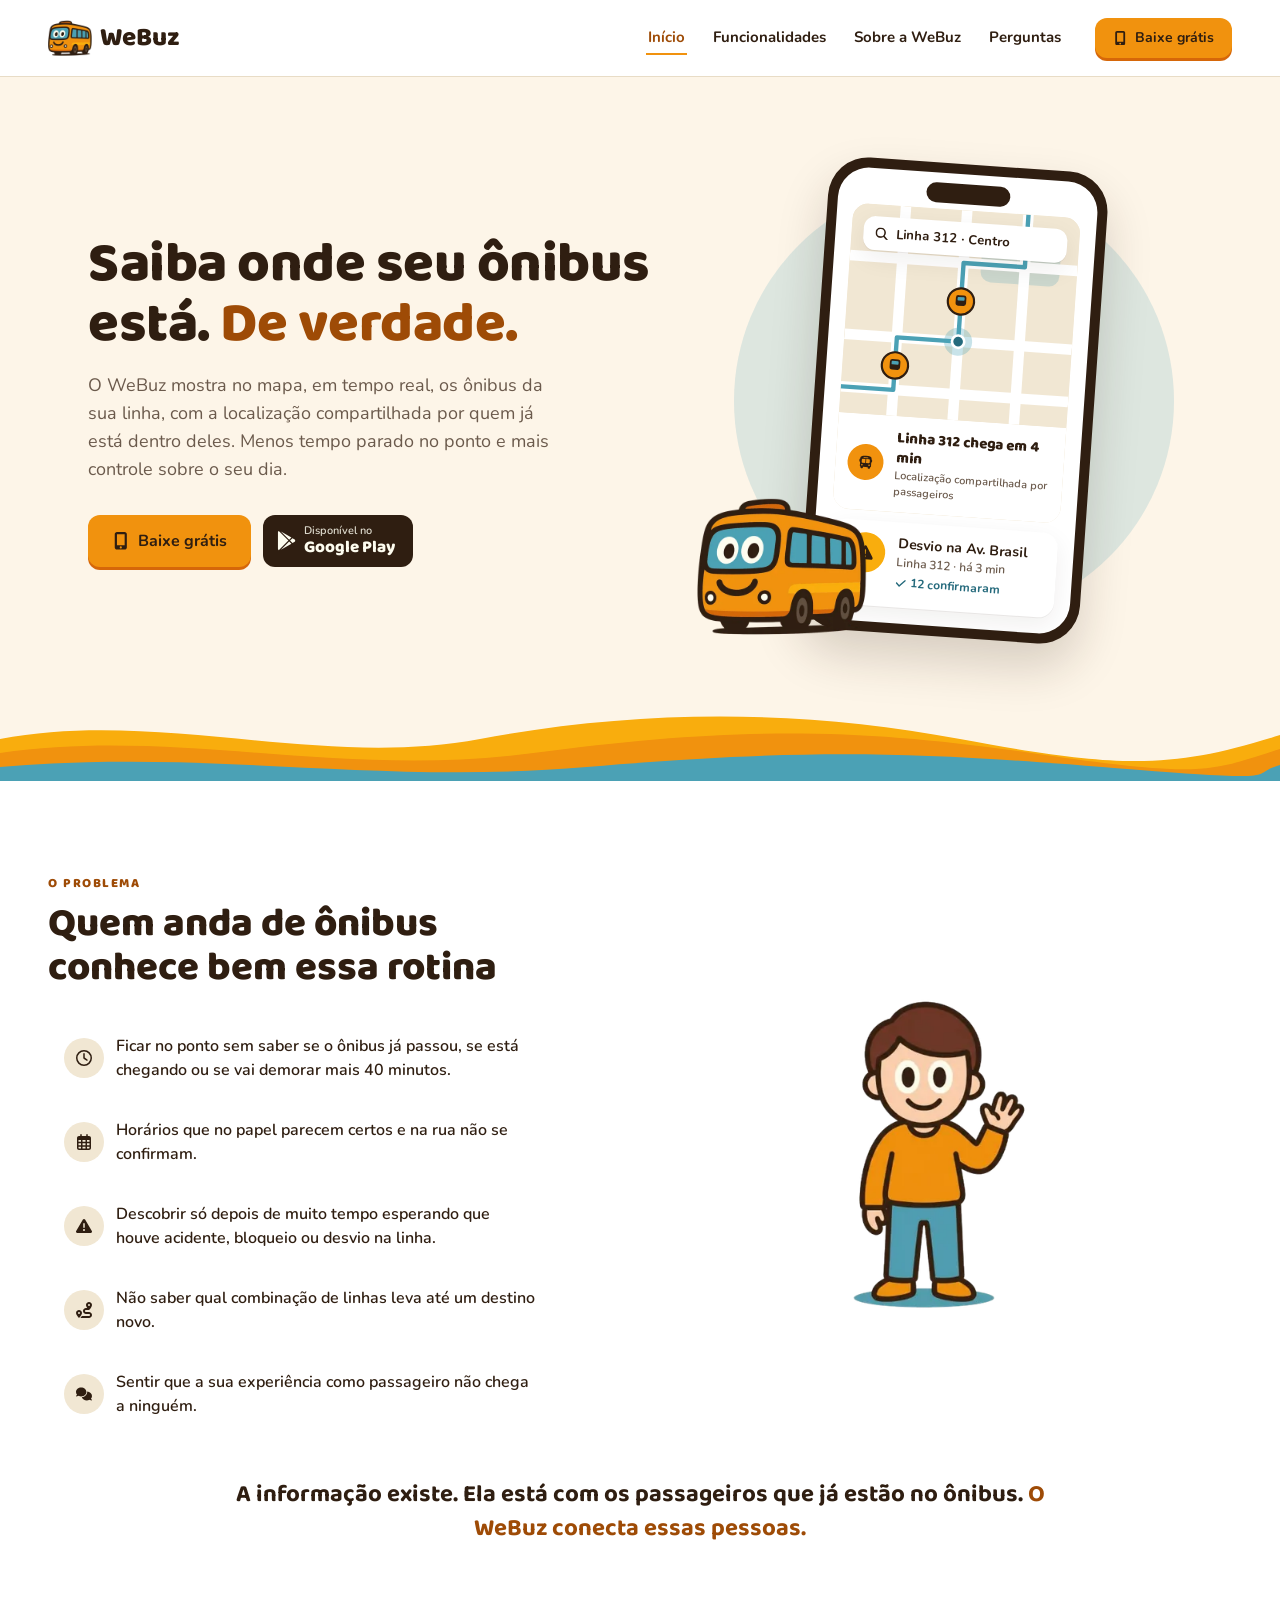
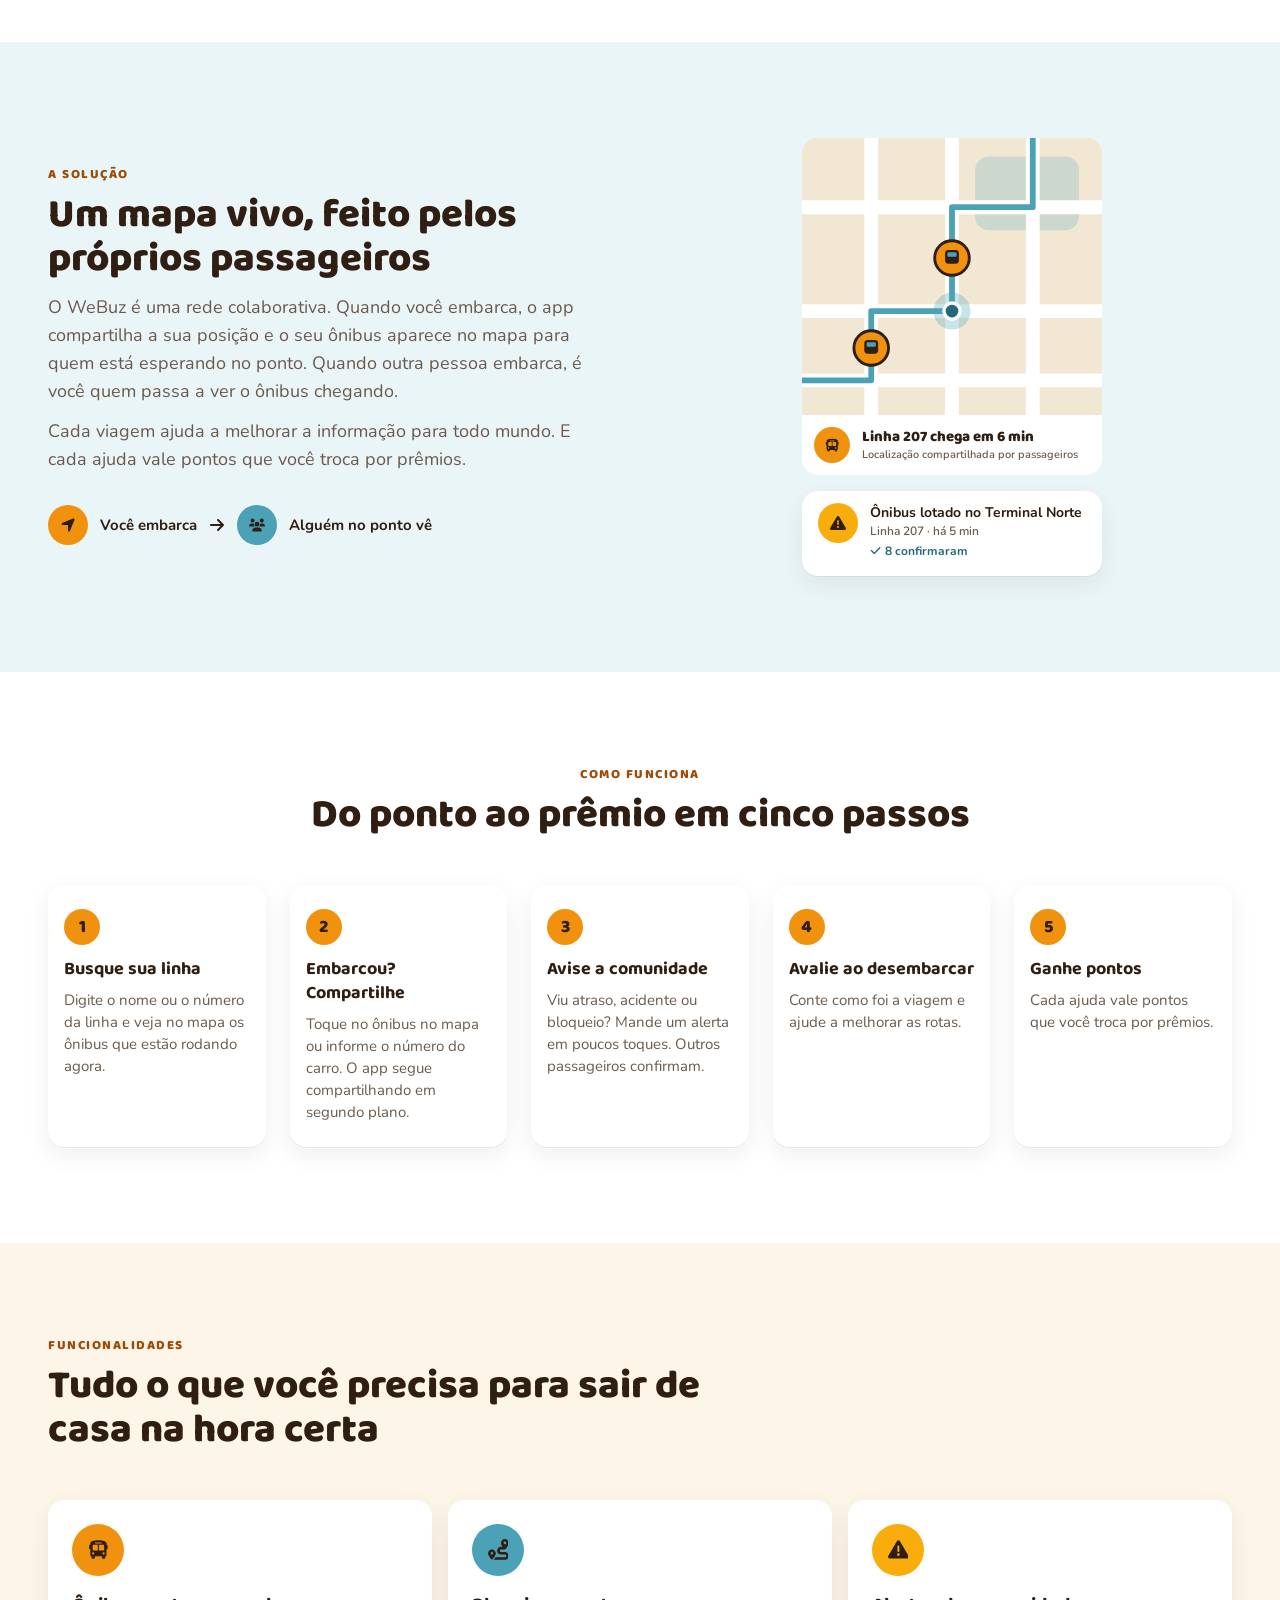
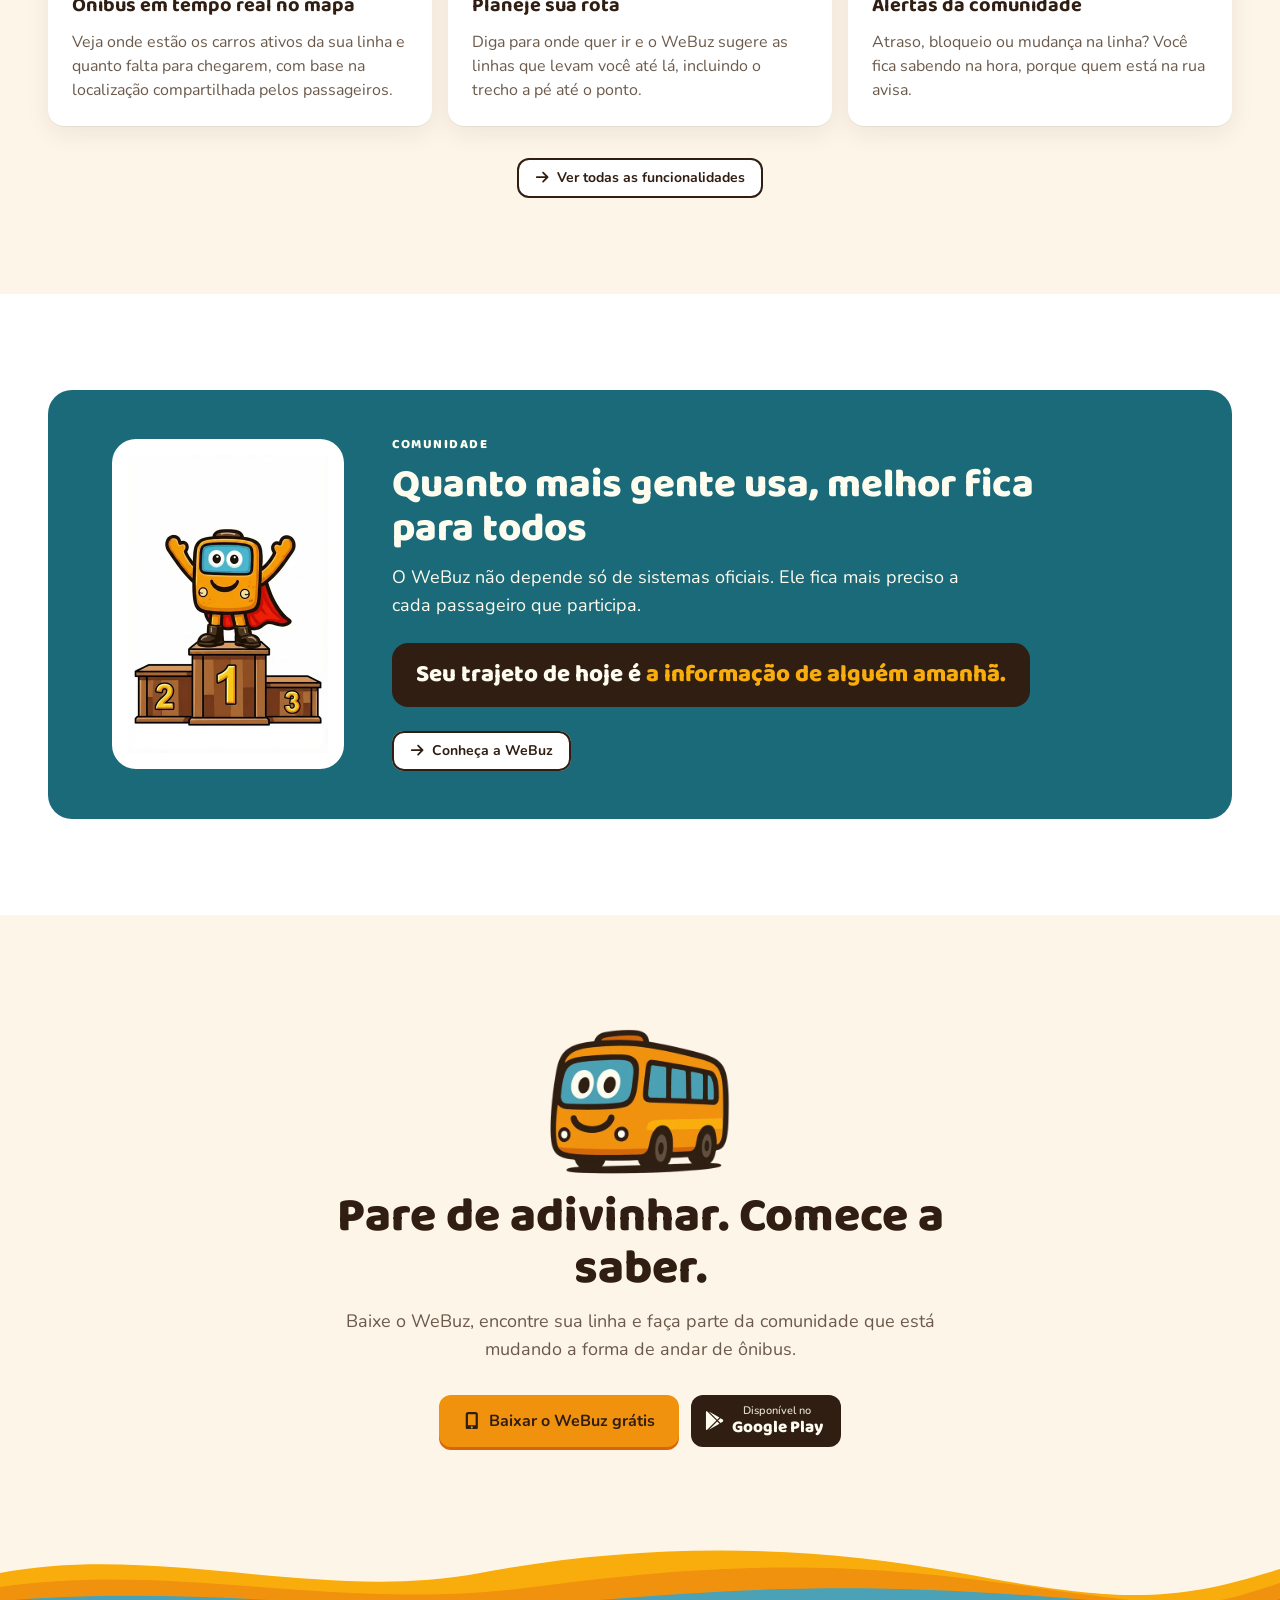
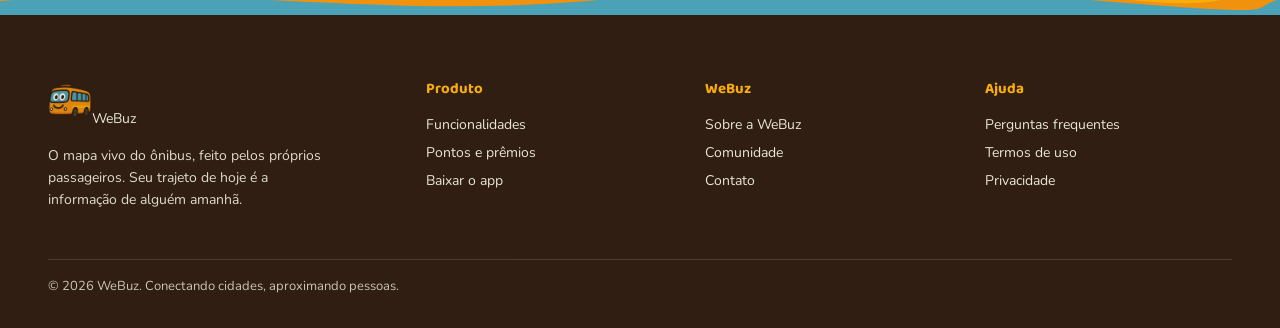
<file: index.html>
<!doctype html>
<html lang="pt-BR">
<!-- Ícones: Font Awesome Free 6.7.2 by @fontawesome — https://fontawesome.com · License: https://fontawesome.com/license/free (Icons: CC BY 4.0) -->
<head>
<meta charset="utf-8">
<meta name="viewport" content="width=device-width, initial-scale=1">
<title>WeBuz — saiba onde seu ônibus está. De verdade.</title>
<meta name="description" content="O WeBuz mostra no mapa, em tempo real, os ônibus da sua linha, com a localização compartilhada por quem já está dentro deles.">
<meta name="theme-color" content="#f1920e">
<meta property="og:title" content="WeBuz — saiba onde seu ônibus está. De verdade.">
<meta property="og:description" content="O WeBuz mostra no mapa, em tempo real, os ônibus da sua linha, com a localização compartilhada por quem já está dentro deles.">
<meta property="og:image" content="https://jhonatasfelipe.github.io/webuz-site/assets/img/og.png">
<link rel="canonical" href="https://jhonatasfelipe.github.io/webuz-site/">
<meta property="og:url" content="https://jhonatasfelipe.github.io/webuz-site/">
<meta property="og:type" content="website">
<meta name="twitter:card" content="summary_large_image">
<link rel="apple-touch-icon" href="apple-touch-icon.png">
<link rel="icon" href="assets/img/favicon.png">
<link rel="preconnect" href="https://fonts.googleapis.com">
<link rel="preconnect" href="https://fonts.gstatic.com" crossorigin>
<link rel="stylesheet" href="https://fonts.googleapis.com/css2?family=Baloo+2:wght@700;800&family=Nunito:wght@400;500;600;700&display=swap">
<link rel="stylesheet" href="assets/css/site.css">
</head>
<body>
<a class="skip" href="#conteudo">Pular para o conteúdo</a>
<header class="wb-header"><a class="wb-brand" href="index.html"><img src="assets/img/webuz-onibus.webp" alt=""/>WeBuz</a><nav class="wb-nav" aria-label="Principal"><a href="index.html" aria-current="page">Início</a><a href="funcionalidades.html">Funcionalidades</a><a href="sobre.html">Sobre a WeBuz</a><a href="perguntas.html">Perguntas</a></nav><button type="button" class="wb-btn wb-btn-primary"><svg width="14.4" height="14.4" viewBox="0 0 384 512" fill="currentColor" aria-hidden="true"><path d="M16 64C16 28.7 44.7 0 80 0L304 0c35.3 0 64 28.7 64 64l0 384c0 35.3-28.7 64-64 64L80 512c-35.3 0-64-28.7-64-64L16 64zM224 448a32 32 0 1 0 -64 0 32 32 0 1 0 64 0zM304 64L80 64l0 320 224 0 0-320z"></path></svg>Baixe grátis</button></header><main id="conteudo"><div class="s-band"><section class="wb-hero"><div class="wb-hero-copy"><h1>Saiba onde seu ônibus está. <em>De verdade.</em></h1><p>O WeBuz mostra no mapa, em tempo real, os ônibus da sua linha, com a localização compartilhada por quem já está dentro deles. Menos tempo parado no ponto e mais controle sobre o seu dia.</p><div class="wb-hero-cta"><button type="button" class="wb-btn wb-btn-primary wb-btn-lg"><svg width="17.6" height="17.6" viewBox="0 0 384 512" fill="currentColor" aria-hidden="true"><path d="M16 64C16 28.7 44.7 0 80 0L304 0c35.3 0 64 28.7 64 64l0 384c0 35.3-28.7 64-64 64L80 512c-35.3 0-64-28.7-64-64L16 64zM224 448a32 32 0 1 0 -64 0 32 32 0 1 0 64 0zM304 64L80 64l0 320 224 0 0-320z"></path></svg>Baixe grátis</button><a class="wb-store" href="#"><svg width="19.200000000000003" height="19.200000000000003" viewBox="0 0 512 512" fill="currentColor" aria-hidden="true"><path d="M325.3 234.3L104.6 13l280.8 161.2-60.1 60.1zM47 0C34 6.8 25.3 19.2 25.3 35.3v441.3c0 16.1 8.7 28.5 21.7 35.3l256.6-256L47 0zm425.2 225.6l-58.9-34.1-65.7 64.5 65.7 64.5 60.1-34.1c18-14.3 18-46.5-1.2-60.8zM104.6 499l280.8-161.2-60.1-60.1L104.6 499z"></path></svg><span><small>Disponível no</small><strong>Google Play</strong></span></a></div></div><div class="wb-hero-art"><span class="wb-hero-disc" aria-hidden="true"></span><div class="wb-phone"><div class="wb-phone-screen"><span class="wb-phone-notch" aria-hidden="true"></span><div class="wb-map"><div class="wb-map-search"><svg width="12.8" height="12.8" viewBox="0 0 512 512" fill="currentColor" aria-hidden="true"><path d="M416 208c0 45.9-14.9 88.3-40 122.7L502.6 457.4c12.5 12.5 12.5 32.8 0 45.3s-32.8 12.5-45.3 0L330.7 376c-34.4 25.2-76.8 40-122.7 40C93.1 416 0 322.9 0 208S93.1 0 208 0S416 93.1 416 208zM208 352a144 144 0 1 0 0-288 144 144 0 1 0 0 288z"></path></svg>Linha 312 · Centro</div><svg viewBox="0 0 260 240" role="img" aria-label="Mapa com os ônibus da linha 312 em tempo real"><rect class="wb-map-land" width="260" height="240"></rect><rect class="wb-map-park" x="150" y="16" width="90" height="64" rx="12"></rect><path class="wb-map-street" d="M0 60H260"></path><path class="wb-map-street" d="M0 150H260"></path><path class="wb-map-street" d="M0 210H260"></path><path class="wb-map-street" d="M60 0V240"></path><path class="wb-map-street" d="M130 0V240"></path><path class="wb-map-street" d="M200 0V240"></path><path class="wb-map-route" d="M-10 210H60V150H130V60H200V-10"></path><g transform="translate(60 182)"><circle class="wb-map-bus" r="15"></circle><rect class="wb-map-glyph" x="-6" y="-7" width="12" height="12" rx="3"></rect><rect class="wb-map-win" x="-4" y="-5" width="8" height="4" rx="1"></rect></g><g transform="translate(130 104)"><circle class="wb-map-bus" r="15"></circle><rect class="wb-map-glyph" x="-6" y="-7" width="12" height="12" rx="3"></rect><rect class="wb-map-win" x="-4" y="-5" width="8" height="4" rx="1"></rect></g><g transform="translate(130 150)"><circle class="wb-map-me-halo" r="16"></circle><circle class="wb-map-me" r="7"></circle></g></svg><div class="wb-map-eta"><span class="wb-ib wb-ib-brand" style="width:36px;height:36px"><svg width="14.4" height="14.4" viewBox="0 0 576 512" fill="currentColor" aria-hidden="true"><path d="M288 0C422.4 0 512 35.2 512 80l0 16 0 32c17.7 0 32 14.3 32 32l0 64c0 17.7-14.3 32-32 32l0 160c0 17.7-14.3 32-32 32l0 32c0 17.7-14.3 32-32 32l-32 0c-17.7 0-32-14.3-32-32l0-32-192 0 0 32c0 17.7-14.3 32-32 32l-32 0c-17.7 0-32-14.3-32-32l0-32c-17.7 0-32-14.3-32-32l0-160c-17.7 0-32-14.3-32-32l0-64c0-17.7 14.3-32 32-32c0 0 0 0 0 0l0-32s0 0 0 0l0-16C64 35.2 153.6 0 288 0zM128 160l0 96c0 17.7 14.3 32 32 32l112 0 0-160-112 0c-17.7 0-32 14.3-32 32zM304 288l112 0c17.7 0 32-14.3 32-32l0-96c0-17.7-14.3-32-32-32l-112 0 0 160zM144 400a32 32 0 1 0 0-64 32 32 0 1 0 0 64zm288 0a32 32 0 1 0 0-64 32 32 0 1 0 0 64zM384 80c0-8.8-7.2-16-16-16L208 64c-8.8 0-16 7.2-16 16s7.2 16 16 16l160 0c8.8 0 16-7.2 16-16z"></path></svg></span><div><strong>Linha 312 chega em 4 min</strong><span>Localização compartilhada por passageiros</span></div></div></div><div style="height:10px"></div><div class="wb-card wb-alert"><span class="wb-ib wb-ib-sun" style="width:40px;height:40px"><svg width="16" height="16" viewBox="0 0 512 512" fill="currentColor" aria-hidden="true"><path d="M256 32c14.2 0 27.3 7.5 34.5 19.8l216 368c7.3 12.4 7.3 27.7 .2 40.1S486.3 480 472 480L40 480c-14.3 0-27.6-7.7-34.7-20.1s-7-27.8 .2-40.1l216-368C228.7 39.5 241.8 32 256 32zm0 128c-13.3 0-24 10.7-24 24l0 112c0 13.3 10.7 24 24 24s24-10.7 24-24l0-112c0-13.3-10.7-24-24-24zm32 224a32 32 0 1 0 -64 0 32 32 0 1 0 64 0z"></path></svg></span><div style="flex:1;min-width:0"><p class="wb-alert-title">Desvio na Av. Brasil</p><p class="wb-alert-meta">Linha 312 · há 3 min</p><span class="wb-alert-ok"><svg width="11.200000000000001" height="11.200000000000001" viewBox="0 0 448 512" fill="currentColor" aria-hidden="true"><path d="M438.6 105.4c12.5 12.5 12.5 32.8 0 45.3l-256 256c-12.5 12.5-32.8 12.5-45.3 0l-128-128c-12.5-12.5-12.5-32.8 0-45.3s32.8-12.5 45.3 0L160 338.7 393.4 105.4c12.5-12.5 32.8-12.5 45.3 0z"></path></svg>12 confirmaram</span></div></div></div></div><img src="assets/img/webuz-onibus.webp" alt="" width="160" class="wb-hero-bus" fetchpriority="high" style="height:auto;display:block"/></div></section></div><svg class="wb-wave s-wave-band" viewBox="0 0 1440 72" preserveAspectRatio="none" aria-hidden="true"><path class="wb-wave-1" d="M0 30 C180 0 360 60 540 30 S900 0 1080 30 S1320 60 1440 26 V72 H0Z"></path><path class="wb-wave-2" d="M0 44 C200 18 380 70 600 44 S960 18 1160 44 S1360 62 1440 40 V72 H0Z"></path><path class="wb-wave-3" d="M0 58 C240 40 420 76 660 58 S1020 42 1240 58 S1400 66 1440 56 V72 H0Z"></path></svg><section class="s-sec" id="problema"><div class="s-in s-split s-split-rev"><div><p class="s-eyebrow">O problema</p><h2 class="s-h2">Quem anda de ônibus conhece bem essa rotina</h2><ul class="s-problems"><li class="wb-problem"><span class="wb-ib wb-ib-soft" style="width:40px;height:40px"><svg width="16" height="16" viewBox="0 0 512 512" fill="currentColor" aria-hidden="true"><path d="M464 256A208 208 0 1 1 48 256a208 208 0 1 1 416 0zM0 256a256 256 0 1 0 512 0A256 256 0 1 0 0 256zM232 120l0 136c0 8 4 15.5 10.7 20l96 64c11 7.4 25.9 4.4 33.3-6.7s4.4-25.9-6.7-33.3L280 243.2 280 120c0-13.3-10.7-24-24-24s-24 10.7-24 24z"></path></svg></span><span>Ficar no ponto sem saber se o ônibus já passou, se está chegando ou se vai demorar mais 40 minutos.</span></li><li class="wb-problem"><span class="wb-ib wb-ib-soft" style="width:40px;height:40px"><svg width="16" height="16" viewBox="0 0 448 512" fill="currentColor" aria-hidden="true"><path d="M152 24c0-13.3-10.7-24-24-24s-24 10.7-24 24l0 40L64 64C28.7 64 0 92.7 0 128l0 16 0 48L0 448c0 35.3 28.7 64 64 64l320 0c35.3 0 64-28.7 64-64l0-256 0-48 0-16c0-35.3-28.7-64-64-64l-40 0 0-40c0-13.3-10.7-24-24-24s-24 10.7-24 24l0 40L152 64l0-40zM48 192l80 0 0 56-80 0 0-56zm0 104l80 0 0 64-80 0 0-64zm128 0l96 0 0 64-96 0 0-64zm144 0l80 0 0 64-80 0 0-64zm80-48l-80 0 0-56 80 0 0 56zm0 160l0 40c0 8.8-7.2 16-16 16l-64 0 0-56 80 0zm-128 0l0 56-96 0 0-56 96 0zm-144 0l0 56-64 0c-8.8 0-16-7.2-16-16l0-40 80 0zM272 248l-96 0 0-56 96 0 0 56z"></path></svg></span><span>Horários que no papel parecem certos e na rua não se confirmam.</span></li><li class="wb-problem"><span class="wb-ib wb-ib-soft" style="width:40px;height:40px"><svg width="16" height="16" viewBox="0 0 512 512" fill="currentColor" aria-hidden="true"><path d="M256 32c14.2 0 27.3 7.5 34.5 19.8l216 368c7.3 12.4 7.3 27.7 .2 40.1S486.3 480 472 480L40 480c-14.3 0-27.6-7.7-34.7-20.1s-7-27.8 .2-40.1l216-368C228.7 39.5 241.8 32 256 32zm0 128c-13.3 0-24 10.7-24 24l0 112c0 13.3 10.7 24 24 24s24-10.7 24-24l0-112c0-13.3-10.7-24-24-24zm32 224a32 32 0 1 0 -64 0 32 32 0 1 0 64 0z"></path></svg></span><span>Descobrir só depois de muito tempo esperando que houve acidente, bloqueio ou desvio na linha.</span></li><li class="wb-problem"><span class="wb-ib wb-ib-soft" style="width:40px;height:40px"><svg width="16" height="16" viewBox="0 0 512 512" fill="currentColor" aria-hidden="true"><path d="M512 96c0 50.2-59.1 125.1-84.6 155c-3.8 4.4-9.4 6.1-14.5 5L320 256c-17.7 0-32 14.3-32 32s14.3 32 32 32l96 0c53 0 96 43 96 96s-43 96-96 96l-276.4 0c8.7-9.9 19.3-22.6 30-36.8c6.3-8.4 12.8-17.6 19-27.2L416 448c17.7 0 32-14.3 32-32s-14.3-32-32-32l-96 0c-53 0-96-43-96-96s43-96 96-96l39.8 0c-21-31.5-39.8-67.7-39.8-96c0-53 43-96 96-96s96 43 96 96zM117.1 489.1c-3.8 4.3-7.2 8.1-10.1 11.3l-1.8 2-.2-.2c-6 4.6-14.6 4-20-1.8C59.8 473 0 402.5 0 352c0-53 43-96 96-96s96 43 96 96c0 30-21.1 67-43.5 97.9c-10.7 14.7-21.7 28-30.8 38.5l-.6 .7zM128 352a32 32 0 1 0 -64 0 32 32 0 1 0 64 0zM416 128a32 32 0 1 0 0-64 32 32 0 1 0 0 64z"></path></svg></span><span>Não saber qual combinação de linhas leva até um destino novo.</span></li><li class="wb-problem"><span class="wb-ib wb-ib-soft" style="width:40px;height:40px"><svg width="16" height="16" viewBox="0 0 640 512" fill="currentColor" aria-hidden="true"><path d="M208 352c114.9 0 208-78.8 208-176S322.9 0 208 0S0 78.8 0 176c0 38.6 14.7 74.3 39.6 103.4c-3.5 9.4-8.7 17.7-14.2 24.7c-4.8 6.2-9.7 11-13.3 14.3c-1.8 1.6-3.3 2.9-4.3 3.7c-.5 .4-.9 .7-1.1 .8l-.2 .2s0 0 0 0s0 0 0 0C1 327.2-1.4 334.4 .8 340.9S9.1 352 16 352c21.8 0 43.8-5.6 62.1-12.5c9.2-3.5 17.8-7.4 25.2-11.4C134.1 343.3 169.8 352 208 352zM448 176c0 112.3-99.1 196.9-216.5 207C255.8 457.4 336.4 512 432 512c38.2 0 73.9-8.7 104.7-23.9c7.5 4 16 7.9 25.2 11.4c18.3 6.9 40.3 12.5 62.1 12.5c6.9 0 13.1-4.5 15.2-11.1c2.1-6.6-.2-13.8-5.8-17.9c0 0 0 0 0 0s0 0 0 0l-.2-.2c-.2-.2-.6-.4-1.1-.8c-1-.8-2.5-2-4.3-3.7c-3.6-3.3-8.5-8.1-13.3-14.3c-5.5-7-10.7-15.4-14.2-24.7c24.9-29 39.6-64.7 39.6-103.4c0-92.8-84.9-168.9-192.6-175.5c.4 5.1 .6 10.3 .6 15.5z"></path></svg></span><span>Sentir que a sua experiência como passageiro não chega a ninguém.</span></li></ul></div><div style="display:grid;place-items:center"><img loading="lazy" decoding="async" src="assets/img/webuz-avatar.webp" alt="" width="320" style="height:auto;display:block"/></div></div><p class="s-bridge">A informação existe. Ela está com os passageiros que já estão no ônibus. <em>O WeBuz conecta essas pessoas.</em></p></section><section class="s-sec s-band-alt" id="solucao"><div class="s-in s-split"><div><p class="s-eyebrow">A solução</p><h2 class="s-h2">Um mapa vivo, feito pelos próprios passageiros</h2><p class="s-lead">O WeBuz é uma rede colaborativa. Quando você embarca, o app compartilha a sua posição e o seu ônibus aparece no mapa para quem está esperando no ponto. Quando outra pessoa embarca, é você quem passa a ver o ônibus chegando.</p><p class="s-lead">Cada viagem ajuda a melhorar a informação para todo mundo. E cada ajuda vale pontos que você troca por prêmios.</p><div class="s-loop"><span class="wb-ib wb-ib-brand" style="width:40px;height:40px"><svg width="16" height="16" viewBox="0 0 448 512" fill="currentColor" aria-hidden="true"><path d="M429.6 92.1c4.9-11.9 2.1-25.6-7-34.7s-22.8-11.9-34.7-7l-352 144c-14.2 5.8-22.2 20.8-19.3 35.8s16.1 25.8 31.4 25.8l176 0 0 176c0 15.3 10.8 28.4 25.8 31.4s30-5.1 35.8-19.3l144-352z"></path></svg></span>Você embarca<svg width="16" height="16" viewBox="0 0 448 512" fill="currentColor" aria-hidden="true"><path d="M438.6 278.6c12.5-12.5 12.5-32.8 0-45.3l-160-160c-12.5-12.5-32.8-12.5-45.3 0s-12.5 32.8 0 45.3L338.8 224 32 224c-17.7 0-32 14.3-32 32s14.3 32 32 32l306.7 0L233.4 393.4c-12.5 12.5-12.5 32.8 0 45.3s32.8 12.5 45.3 0l160-160z"></path></svg><span class="wb-ib wb-ib-teal" style="width:40px;height:40px"><svg width="16" height="16" viewBox="0 0 640 512" fill="currentColor" aria-hidden="true"><path d="M144 0a80 80 0 1 1 0 160A80 80 0 1 1 144 0zM512 0a80 80 0 1 1 0 160A80 80 0 1 1 512 0zM0 298.7C0 239.8 47.8 192 106.7 192l42.7 0c15.9 0 31 3.5 44.6 9.7c-1.3 7.2-1.9 14.7-1.9 22.3c0 38.2 16.8 72.5 43.3 96c-.2 0-.4 0-.7 0L21.3 320C9.6 320 0 310.4 0 298.7zM405.3 320c-.2 0-.4 0-.7 0c26.6-23.5 43.3-57.8 43.3-96c0-7.6-.7-15-1.9-22.3c13.6-6.3 28.7-9.7 44.6-9.7l42.7 0C592.2 192 640 239.8 640 298.7c0 11.8-9.6 21.3-21.3 21.3l-213.3 0zM224 224a96 96 0 1 1 192 0 96 96 0 1 1 -192 0zM128 485.3C128 411.7 187.7 352 261.3 352l117.3 0C452.3 352 512 411.7 512 485.3c0 14.7-11.9 26.7-26.7 26.7l-330.7 0c-14.7 0-26.7-11.9-26.7-26.7z"></path></svg></span>Alguém no ponto vê</div></div><div class="s-solution-art"><div class="wb-map"><svg viewBox="0 0 260 240" role="img" aria-label="Mapa com os ônibus da linha 207 em tempo real"><rect class="wb-map-land" width="260" height="240"></rect><rect class="wb-map-park" x="150" y="16" width="90" height="64" rx="12"></rect><path class="wb-map-street" d="M0 60H260"></path><path class="wb-map-street" d="M0 150H260"></path><path class="wb-map-street" d="M0 210H260"></path><path class="wb-map-street" d="M60 0V240"></path><path class="wb-map-street" d="M130 0V240"></path><path class="wb-map-street" d="M200 0V240"></path><path class="wb-map-route" d="M-10 210H60V150H130V60H200V-10"></path><g transform="translate(60 182)"><circle class="wb-map-bus" r="15"></circle><rect class="wb-map-glyph" x="-6" y="-7" width="12" height="12" rx="3"></rect><rect class="wb-map-win" x="-4" y="-5" width="8" height="4" rx="1"></rect></g><g transform="translate(130 104)"><circle class="wb-map-bus" r="15"></circle><rect class="wb-map-glyph" x="-6" y="-7" width="12" height="12" rx="3"></rect><rect class="wb-map-win" x="-4" y="-5" width="8" height="4" rx="1"></rect></g><g transform="translate(130 150)"><circle class="wb-map-me-halo" r="16"></circle><circle class="wb-map-me" r="7"></circle></g></svg><div class="wb-map-eta"><span class="wb-ib wb-ib-brand" style="width:36px;height:36px"><svg width="14.4" height="14.4" viewBox="0 0 576 512" fill="currentColor" aria-hidden="true"><path d="M288 0C422.4 0 512 35.2 512 80l0 16 0 32c17.7 0 32 14.3 32 32l0 64c0 17.7-14.3 32-32 32l0 160c0 17.7-14.3 32-32 32l0 32c0 17.7-14.3 32-32 32l-32 0c-17.7 0-32-14.3-32-32l0-32-192 0 0 32c0 17.7-14.3 32-32 32l-32 0c-17.7 0-32-14.3-32-32l0-32c-17.7 0-32-14.3-32-32l0-160c-17.7 0-32-14.3-32-32l0-64c0-17.7 14.3-32 32-32c0 0 0 0 0 0l0-32s0 0 0 0l0-16C64 35.2 153.6 0 288 0zM128 160l0 96c0 17.7 14.3 32 32 32l112 0 0-160-112 0c-17.7 0-32 14.3-32 32zM304 288l112 0c17.7 0 32-14.3 32-32l0-96c0-17.7-14.3-32-32-32l-112 0 0 160zM144 400a32 32 0 1 0 0-64 32 32 0 1 0 0 64zm288 0a32 32 0 1 0 0-64 32 32 0 1 0 0 64zM384 80c0-8.8-7.2-16-16-16L208 64c-8.8 0-16 7.2-16 16s7.2 16 16 16l160 0c8.8 0 16-7.2 16-16z"></path></svg></span><div><strong>Linha 207 chega em 6 min</strong><span>Localização compartilhada por passageiros</span></div></div></div><div class="s-alerts"><div class="wb-card wb-alert"><span class="wb-ib wb-ib-sun" style="width:40px;height:40px"><svg width="16" height="16" viewBox="0 0 512 512" fill="currentColor" aria-hidden="true"><path d="M256 32c14.2 0 27.3 7.5 34.5 19.8l216 368c7.3 12.4 7.3 27.7 .2 40.1S486.3 480 472 480L40 480c-14.3 0-27.6-7.7-34.7-20.1s-7-27.8 .2-40.1l216-368C228.7 39.5 241.8 32 256 32zm0 128c-13.3 0-24 10.7-24 24l0 112c0 13.3 10.7 24 24 24s24-10.7 24-24l0-112c0-13.3-10.7-24-24-24zm32 224a32 32 0 1 0 -64 0 32 32 0 1 0 64 0z"></path></svg></span><div style="flex:1;min-width:0"><p class="wb-alert-title">Ônibus lotado no Terminal Norte</p><p class="wb-alert-meta">Linha 207 · há 5 min</p><span class="wb-alert-ok"><svg width="11.200000000000001" height="11.200000000000001" viewBox="0 0 448 512" fill="currentColor" aria-hidden="true"><path d="M438.6 105.4c12.5 12.5 12.5 32.8 0 45.3l-256 256c-12.5 12.5-32.8 12.5-45.3 0l-128-128c-12.5-12.5-12.5-32.8 0-45.3s32.8-12.5 45.3 0L160 338.7 393.4 105.4c12.5-12.5 32.8-12.5 45.3 0z"></path></svg>8 confirmaram</span></div></div></div></div></div></section><section class="s-sec" id="como-funciona"><div class="s-in s-center"><p class="s-eyebrow">Como funciona</p><h2 class="s-h2">Do ponto ao prêmio em cinco passos</h2><div class="s-steps" style="text-align:left"><div class="s-step"><span class="s-step-n">1</span><h3>Busque sua linha</h3><p>Digite o nome ou o número da linha e veja no mapa os ônibus que estão rodando agora.</p></div><div class="s-step"><span class="s-step-n">2</span><h3>Embarcou? Compartilhe</h3><p>Toque no ônibus no mapa ou informe o número do carro. O app segue compartilhando em segundo plano.</p></div><div class="s-step"><span class="s-step-n">3</span><h3>Avise a comunidade</h3><p>Viu atraso, acidente ou bloqueio? Mande um alerta em poucos toques. Outros passageiros confirmam.</p></div><div class="s-step"><span class="s-step-n">4</span><h3>Avalie ao desembarcar</h3><p>Conte como foi a viagem e ajude a melhorar as rotas.</p></div><div class="s-step"><span class="s-step-n">5</span><h3>Ganhe pontos</h3><p>Cada ajuda vale pontos que você troca por prêmios.</p></div></div></div></section><section class="s-sec s-band"><div class="s-in"><p class="s-eyebrow">Funcionalidades</p><h2 class="s-h2">Tudo o que você precisa para sair de casa na hora certa</h2><div class="s-features"><article class="wb-card wb-feature"><span class="wb-ib wb-ib-brand" style="width:52px;height:52px"><svg width="20.8" height="20.8" viewBox="0 0 576 512" fill="currentColor" aria-hidden="true"><path d="M288 0C422.4 0 512 35.2 512 80l0 16 0 32c17.7 0 32 14.3 32 32l0 64c0 17.7-14.3 32-32 32l0 160c0 17.7-14.3 32-32 32l0 32c0 17.7-14.3 32-32 32l-32 0c-17.7 0-32-14.3-32-32l0-32-192 0 0 32c0 17.7-14.3 32-32 32l-32 0c-17.7 0-32-14.3-32-32l0-32c-17.7 0-32-14.3-32-32l0-160c-17.7 0-32-14.3-32-32l0-64c0-17.7 14.3-32 32-32c0 0 0 0 0 0l0-32s0 0 0 0l0-16C64 35.2 153.6 0 288 0zM128 160l0 96c0 17.7 14.3 32 32 32l112 0 0-160-112 0c-17.7 0-32 14.3-32 32zM304 288l112 0c17.7 0 32-14.3 32-32l0-96c0-17.7-14.3-32-32-32l-112 0 0 160zM144 400a32 32 0 1 0 0-64 32 32 0 1 0 0 64zm288 0a32 32 0 1 0 0-64 32 32 0 1 0 0 64zM384 80c0-8.8-7.2-16-16-16L208 64c-8.8 0-16 7.2-16 16s7.2 16 16 16l160 0c8.8 0 16-7.2 16-16z"></path></svg></span><h3 class="wb-feature-title">Ônibus em tempo real no mapa</h3><p class="wb-feature-text">Veja onde estão os carros ativos da sua linha e quanto falta para chegarem, com base na localização compartilhada pelos passageiros.</p></article><article class="wb-card wb-feature"><span class="wb-ib wb-ib-teal" style="width:52px;height:52px"><svg width="20.8" height="20.8" viewBox="0 0 512 512" fill="currentColor" aria-hidden="true"><path d="M512 96c0 50.2-59.1 125.1-84.6 155c-3.8 4.4-9.4 6.1-14.5 5L320 256c-17.7 0-32 14.3-32 32s14.3 32 32 32l96 0c53 0 96 43 96 96s-43 96-96 96l-276.4 0c8.7-9.9 19.3-22.6 30-36.8c6.3-8.4 12.8-17.6 19-27.2L416 448c17.7 0 32-14.3 32-32s-14.3-32-32-32l-96 0c-53 0-96-43-96-96s43-96 96-96l39.8 0c-21-31.5-39.8-67.7-39.8-96c0-53 43-96 96-96s96 43 96 96zM117.1 489.1c-3.8 4.3-7.2 8.1-10.1 11.3l-1.8 2-.2-.2c-6 4.6-14.6 4-20-1.8C59.8 473 0 402.5 0 352c0-53 43-96 96-96s96 43 96 96c0 30-21.1 67-43.5 97.9c-10.7 14.7-21.7 28-30.8 38.5l-.6 .7zM128 352a32 32 0 1 0 -64 0 32 32 0 1 0 64 0zM416 128a32 32 0 1 0 0-64 32 32 0 1 0 0 64z"></path></svg></span><h3 class="wb-feature-title">Planeje sua rota</h3><p class="wb-feature-text">Diga para onde quer ir e o WeBuz sugere as linhas que levam você até lá, incluindo o trecho a pé até o ponto.</p></article><article class="wb-card wb-feature"><span class="wb-ib wb-ib-sun" style="width:52px;height:52px"><svg width="20.8" height="20.8" viewBox="0 0 512 512" fill="currentColor" aria-hidden="true"><path d="M256 32c14.2 0 27.3 7.5 34.5 19.8l216 368c7.3 12.4 7.3 27.7 .2 40.1S486.3 480 472 480L40 480c-14.3 0-27.6-7.7-34.7-20.1s-7-27.8 .2-40.1l216-368C228.7 39.5 241.8 32 256 32zm0 128c-13.3 0-24 10.7-24 24l0 112c0 13.3 10.7 24 24 24s24-10.7 24-24l0-112c0-13.3-10.7-24-24-24zm32 224a32 32 0 1 0 -64 0 32 32 0 1 0 64 0z"></path></svg></span><h3 class="wb-feature-title">Alertas da comunidade</h3><p class="wb-feature-text">Atraso, bloqueio ou mudança na linha? Você fica sabendo na hora, porque quem está na rua avisa.</p></article></div><div class="s-more"><a href="funcionalidades.html" class="wb-btn wb-btn-secondary"><svg width="14.4" height="14.4" viewBox="0 0 448 512" fill="currentColor" aria-hidden="true"><path d="M438.6 278.6c12.5-12.5 12.5-32.8 0-45.3l-160-160c-12.5-12.5-32.8-12.5-45.3 0s-12.5 32.8 0 45.3L338.8 224 32 224c-17.7 0-32 14.3-32 32s14.3 32 32 32l306.7 0L233.4 393.4c-12.5 12.5-12.5 32.8 0 45.3s32.8 12.5 45.3 0l160-160z"></path></svg>Ver todas as funcionalidades</a></div></div></section><section class="s-sec"><div class="s-in"><div class="s-community"><div class="s-community-art"><img loading="lazy" decoding="async" src="assets/img/webuz-campeao.webp" alt="" width="200" style="height:auto;display:block"/></div><div><p class="s-eyebrow">Comunidade</p><h2 class="s-h2">Quanto mais gente usa, melhor fica para todos</h2><p class="s-lead">O WeBuz não depende só de sistemas oficiais. Ele fica mais preciso a cada passageiro que participa.</p><p class="s-quote">Seu trajeto de hoje é <span>a informação de alguém amanhã.</span></p><div style="margin-top:24px"><a href="sobre.html" class="wb-btn wb-btn-secondary"><svg width="14.4" height="14.4" viewBox="0 0 448 512" fill="currentColor" aria-hidden="true"><path d="M438.6 278.6c12.5-12.5 12.5-32.8 0-45.3l-160-160c-12.5-12.5-32.8-12.5-45.3 0s-12.5 32.8 0 45.3L338.8 224 32 224c-17.7 0-32 14.3-32 32s14.3 32 32 32l306.7 0L233.4 393.4c-12.5 12.5-12.5 32.8 0 45.3s32.8 12.5 45.3 0l160-160z"></path></svg>Conheça a WeBuz</a></div></div></div></div></section><section class="s-sec s-band"><div class="s-in s-final"><img src="assets/img/webuz-onibus.webp" alt="" width="180" style="height:auto;display:block"/><h2 class="s-h2">Pare de adivinhar. Comece a saber.</h2><p class="s-lead">Baixe o WeBuz, encontre sua linha e faça parte da comunidade que está mudando a forma de andar de ônibus.</p><div class="wb-hero-cta"><button type="button" class="wb-btn wb-btn-primary wb-btn-lg"><svg width="17.6" height="17.6" viewBox="0 0 384 512" fill="currentColor" aria-hidden="true"><path d="M16 64C16 28.7 44.7 0 80 0L304 0c35.3 0 64 28.7 64 64l0 384c0 35.3-28.7 64-64 64L80 512c-35.3 0-64-28.7-64-64L16 64zM224 448a32 32 0 1 0 -64 0 32 32 0 1 0 64 0zM304 64L80 64l0 320 224 0 0-320z"></path></svg>Baixar o WeBuz grátis</button><a class="wb-store" href="#"><svg width="19.200000000000003" height="19.200000000000003" viewBox="0 0 512 512" fill="currentColor" aria-hidden="true"><path d="M325.3 234.3L104.6 13l280.8 161.2-60.1 60.1zM47 0C34 6.8 25.3 19.2 25.3 35.3v441.3c0 16.1 8.7 28.5 21.7 35.3l256.6-256L47 0zm425.2 225.6l-58.9-34.1-65.7 64.5 65.7 64.5 60.1-34.1c18-14.3 18-46.5-1.2-60.8zM104.6 499l280.8-161.2-60.1-60.1L104.6 499z"></path></svg><span><small>Disponível no</small><strong>Google Play</strong></span></a></div></div></section><svg class="wb-wave s-wave-band" viewBox="0 0 1440 72" preserveAspectRatio="none" aria-hidden="true"><path class="wb-wave-1" d="M0 30 C180 0 360 60 540 30 S900 0 1080 30 S1320 60 1440 26 V72 H0Z"></path><path class="wb-wave-2" d="M0 44 C200 18 380 70 600 44 S960 18 1160 44 S1360 62 1440 40 V72 H0Z"></path><path class="wb-wave-3" d="M0 58 C240 40 420 76 660 58 S1020 42 1240 58 S1400 66 1440 56 V72 H0Z"></path></svg></main><footer class="wb-footer"><div class="wb-footer-in"><div><a class="wb-brand" href="index.html"><img src="assets/img/webuz-onibus.webp" alt=""/>WeBuz</a><p>O mapa vivo do ônibus, feito pelos próprios passageiros. Seu trajeto de hoje é a informação de alguém amanhã.</p></div><div><h4>Produto</h4><a href="funcionalidades.html">Funcionalidades</a><a href="funcionalidades.html#pontos-e-premios">Pontos e prêmios</a><a href="#">Baixar o app</a></div><div><h4>WeBuz</h4><a href="sobre.html">Sobre a WeBuz</a><a href="sobre.html#comunidade">Comunidade</a><a href="perguntas.html#contato">Contato</a></div><div><h4>Ajuda</h4><a href="perguntas.html">Perguntas frequentes</a><a href="#">Termos de uso</a><a href="#">Privacidade</a></div></div><div class="wb-footer-base">© 2026 WeBuz. Conectando cidades, aproximando pessoas.</div></footer>
</body>
</html>
</file>
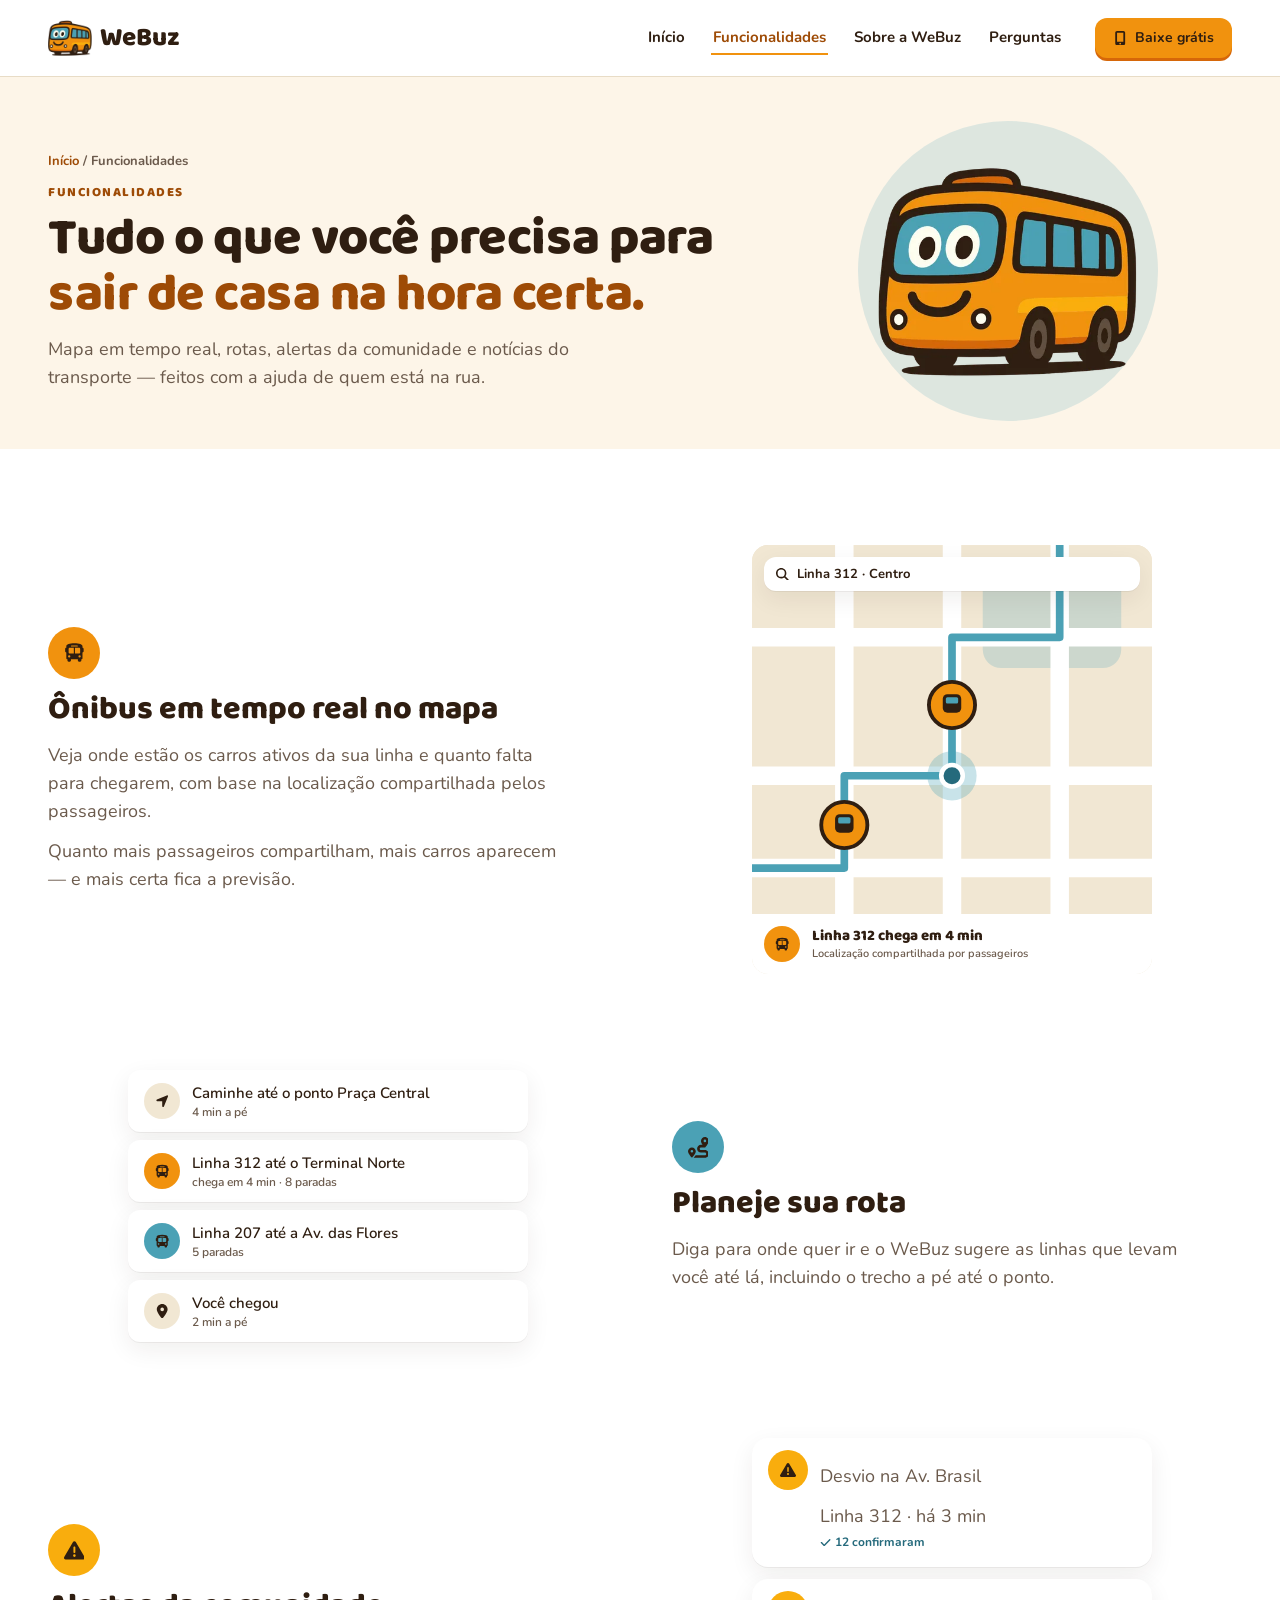
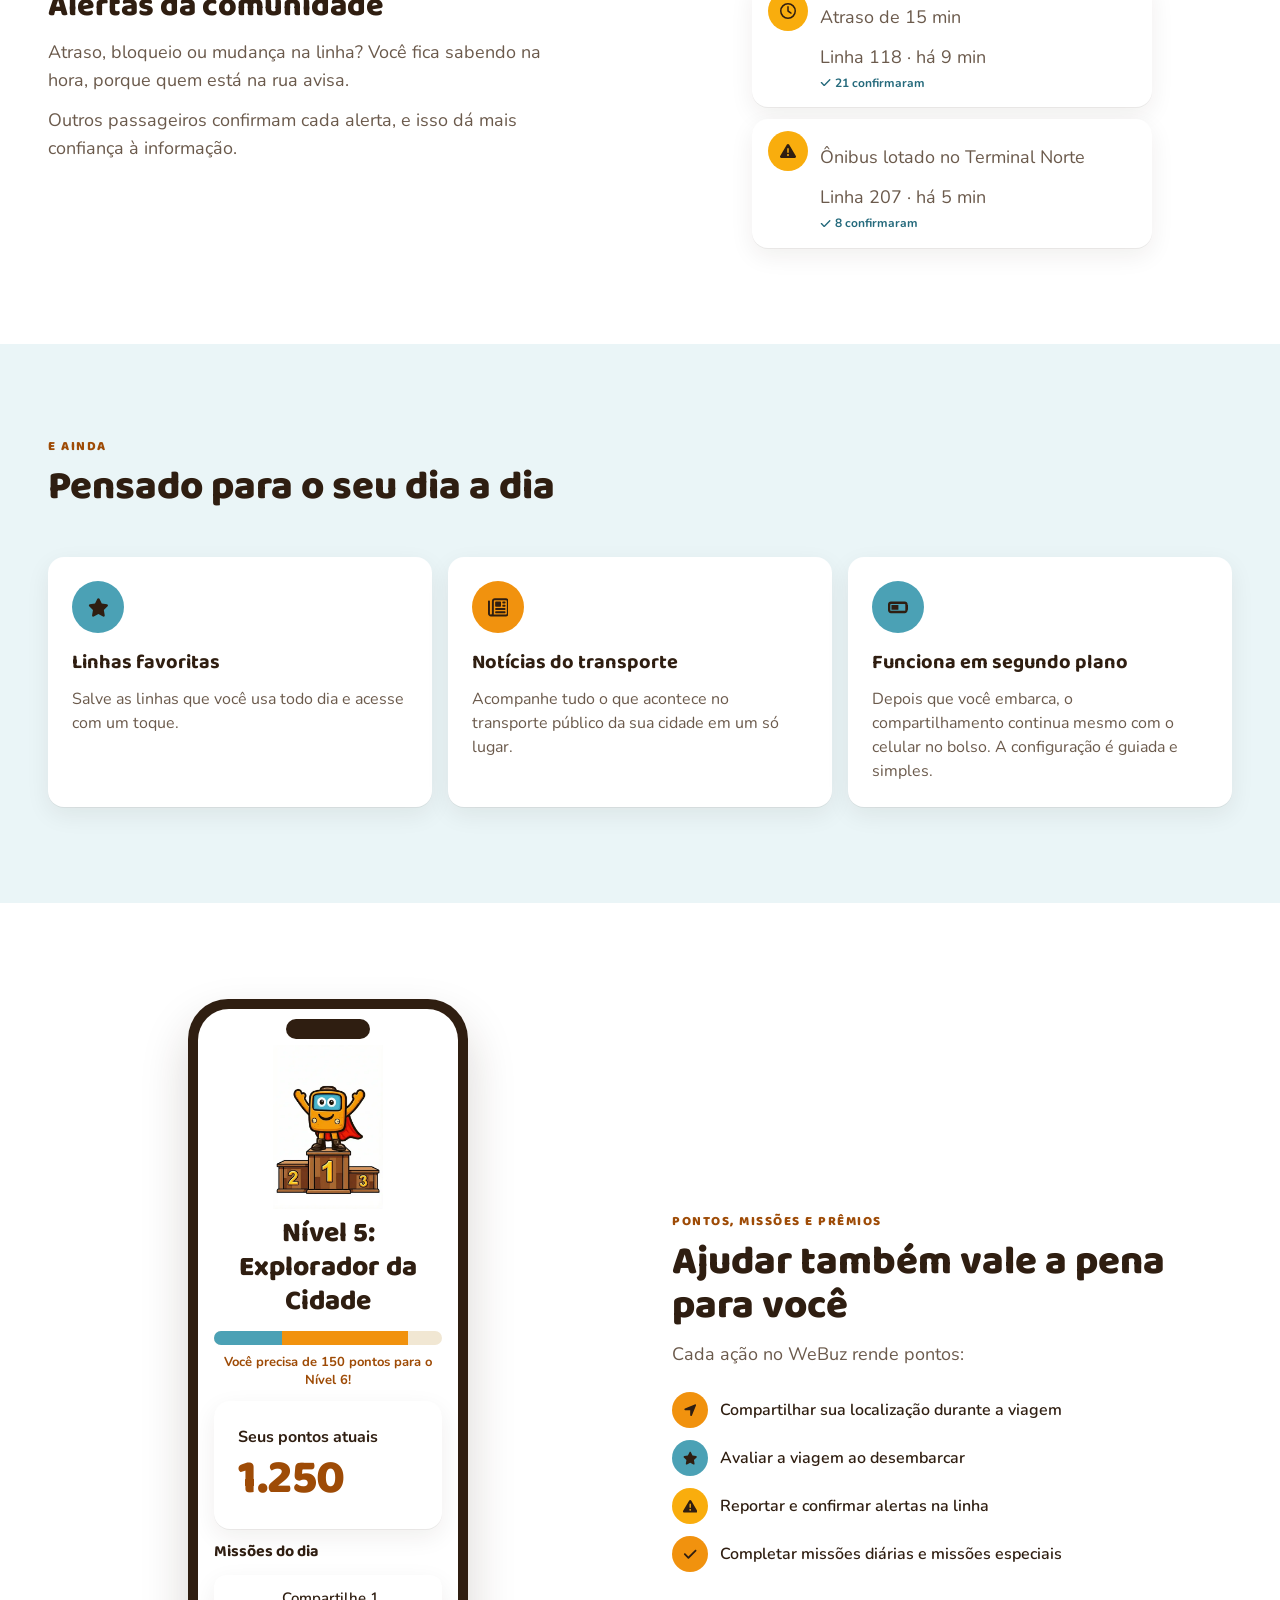
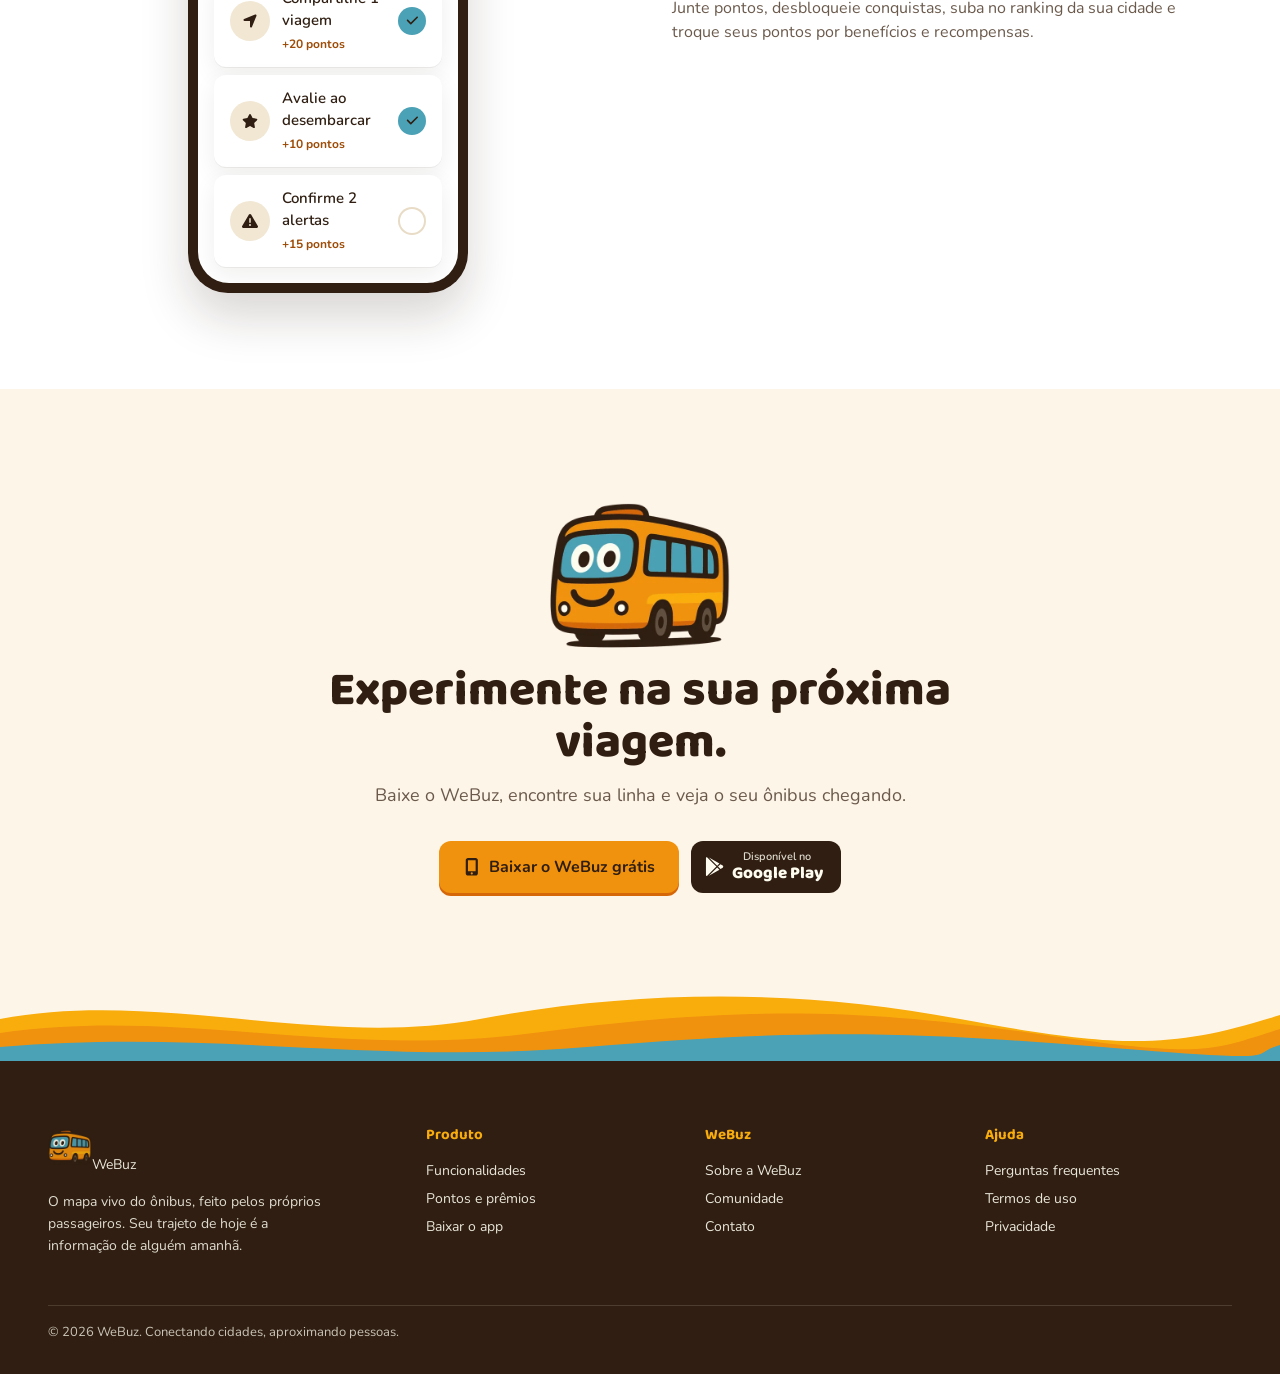
<file: funcionalidades.html>
<!doctype html>
<html lang="pt-BR">
<!-- Ícones: Font Awesome Free 6.7.2 by @fontawesome — https://fontawesome.com · License: https://fontawesome.com/license/free (Icons: CC BY 4.0) -->
<head>
<meta charset="utf-8">
<meta name="viewport" content="width=device-width, initial-scale=1">
<title>Funcionalidades — WeBuz</title>
<meta name="description" content="Ônibus em tempo real no mapa, rotas, alertas da comunidade, linhas favoritas, notícias do transporte e pontos que viram prêmios.">
<meta name="theme-color" content="#f1920e">
<meta property="og:title" content="Funcionalidades — WeBuz">
<meta property="og:description" content="Ônibus em tempo real no mapa, rotas, alertas da comunidade, linhas favoritas, notícias do transporte e pontos que viram prêmios.">
<meta property="og:image" content="https://jhonatasfelipe.github.io/webuz-site/assets/img/og.png">
<link rel="canonical" href="https://jhonatasfelipe.github.io/webuz-site/funcionalidades.html">
<meta property="og:url" content="https://jhonatasfelipe.github.io/webuz-site/funcionalidades.html">
<meta property="og:type" content="website">
<meta name="twitter:card" content="summary_large_image">
<link rel="apple-touch-icon" href="apple-touch-icon.png">
<link rel="icon" href="assets/img/favicon.png">
<link rel="preconnect" href="https://fonts.googleapis.com">
<link rel="preconnect" href="https://fonts.gstatic.com" crossorigin>
<link rel="stylesheet" href="https://fonts.googleapis.com/css2?family=Baloo+2:wght@700;800&family=Nunito:wght@400;500;600;700&display=swap">
<link rel="stylesheet" href="assets/css/site.css">
</head>
<body>
<a class="skip" href="#conteudo">Pular para o conteúdo</a>
<header class="wb-header"><a class="wb-brand" href="index.html"><img src="assets/img/webuz-onibus.webp" alt=""/>WeBuz</a><nav class="wb-nav" aria-label="Principal"><a href="index.html">Início</a><a href="funcionalidades.html" aria-current="page">Funcionalidades</a><a href="sobre.html">Sobre a WeBuz</a><a href="perguntas.html">Perguntas</a></nav><button type="button" class="wb-btn wb-btn-primary"><svg width="14.4" height="14.4" viewBox="0 0 384 512" fill="currentColor" aria-hidden="true"><path d="M16 64C16 28.7 44.7 0 80 0L304 0c35.3 0 64 28.7 64 64l0 384c0 35.3-28.7 64-64 64L80 512c-35.3 0-64-28.7-64-64L16 64zM224 448a32 32 0 1 0 -64 0 32 32 0 1 0 64 0zM304 64L80 64l0 320 224 0 0-320z"></path></svg>Baixe grátis</button></header><main id="conteudo"><section class="s-intro"><div class="s-in s-intro-grid"><div><p class="s-crumb"><a href="index.html">Início</a> / Funcionalidades</p><p class="s-eyebrow">Funcionalidades</p><h1>Tudo o que você precisa para <em>sair de casa na hora certa.</em></h1><p class="s-lead">Mapa em tempo real, rotas, alertas da comunidade e notícias do transporte — feitos com a ajuda de quem está na rua.</p></div><div class="s-intro-art"><img src="assets/img/webuz-onibus.webp" alt="" width="260" style="height:auto;display:block"/></div></div></section><section class="s-sec"><div class="s-in"><div class="s-row"><div><span class="wb-ib wb-ib-brand" style="width:52px;height:52px"><svg width="20.8" height="20.8" viewBox="0 0 576 512" fill="currentColor" aria-hidden="true"><path d="M288 0C422.4 0 512 35.2 512 80l0 16 0 32c17.7 0 32 14.3 32 32l0 64c0 17.7-14.3 32-32 32l0 160c0 17.7-14.3 32-32 32l0 32c0 17.7-14.3 32-32 32l-32 0c-17.7 0-32-14.3-32-32l0-32-192 0 0 32c0 17.7-14.3 32-32 32l-32 0c-17.7 0-32-14.3-32-32l0-32c-17.7 0-32-14.3-32-32l0-160c-17.7 0-32-14.3-32-32l0-64c0-17.7 14.3-32 32-32c0 0 0 0 0 0l0-32s0 0 0 0l0-16C64 35.2 153.6 0 288 0zM128 160l0 96c0 17.7 14.3 32 32 32l112 0 0-160-112 0c-17.7 0-32 14.3-32 32zM304 288l112 0c17.7 0 32-14.3 32-32l0-96c0-17.7-14.3-32-32-32l-112 0 0 160zM144 400a32 32 0 1 0 0-64 32 32 0 1 0 0 64zm288 0a32 32 0 1 0 0-64 32 32 0 1 0 0 64zM384 80c0-8.8-7.2-16-16-16L208 64c-8.8 0-16 7.2-16 16s7.2 16 16 16l160 0c8.8 0 16-7.2 16-16z"></path></svg></span><h3>Ônibus em tempo real no mapa</h3><p>Veja onde estão os carros ativos da sua linha e quanto falta para chegarem, com base na localização compartilhada pelos passageiros.</p><p>Quanto mais passageiros compartilham, mais carros aparecem — e mais certa fica a previsão.</p></div><div class="s-row-art"><div class="wb-map"><div class="wb-map-search"><svg width="12.8" height="12.8" viewBox="0 0 512 512" fill="currentColor" aria-hidden="true"><path d="M416 208c0 45.9-14.9 88.3-40 122.7L502.6 457.4c12.5 12.5 12.5 32.8 0 45.3s-32.8 12.5-45.3 0L330.7 376c-34.4 25.2-76.8 40-122.7 40C93.1 416 0 322.9 0 208S93.1 0 208 0S416 93.1 416 208zM208 352a144 144 0 1 0 0-288 144 144 0 1 0 0 288z"></path></svg>Linha 312 · Centro</div><svg viewBox="0 0 260 240" role="img" aria-label="Mapa com os ônibus da linha 312 em tempo real"><rect class="wb-map-land" width="260" height="240"></rect><rect class="wb-map-park" x="150" y="16" width="90" height="64" rx="12"></rect><path class="wb-map-street" d="M0 60H260"></path><path class="wb-map-street" d="M0 150H260"></path><path class="wb-map-street" d="M0 210H260"></path><path class="wb-map-street" d="M60 0V240"></path><path class="wb-map-street" d="M130 0V240"></path><path class="wb-map-street" d="M200 0V240"></path><path class="wb-map-route" d="M-10 210H60V150H130V60H200V-10"></path><g transform="translate(60 182)"><circle class="wb-map-bus" r="15"></circle><rect class="wb-map-glyph" x="-6" y="-7" width="12" height="12" rx="3"></rect><rect class="wb-map-win" x="-4" y="-5" width="8" height="4" rx="1"></rect></g><g transform="translate(130 104)"><circle class="wb-map-bus" r="15"></circle><rect class="wb-map-glyph" x="-6" y="-7" width="12" height="12" rx="3"></rect><rect class="wb-map-win" x="-4" y="-5" width="8" height="4" rx="1"></rect></g><g transform="translate(130 150)"><circle class="wb-map-me-halo" r="16"></circle><circle class="wb-map-me" r="7"></circle></g></svg><div class="wb-map-eta"><span class="wb-ib wb-ib-brand" style="width:36px;height:36px"><svg width="14.4" height="14.4" viewBox="0 0 576 512" fill="currentColor" aria-hidden="true"><path d="M288 0C422.4 0 512 35.2 512 80l0 16 0 32c17.7 0 32 14.3 32 32l0 64c0 17.7-14.3 32-32 32l0 160c0 17.7-14.3 32-32 32l0 32c0 17.7-14.3 32-32 32l-32 0c-17.7 0-32-14.3-32-32l0-32-192 0 0 32c0 17.7-14.3 32-32 32l-32 0c-17.7 0-32-14.3-32-32l0-32c-17.7 0-32-14.3-32-32l0-160c-17.7 0-32-14.3-32-32l0-64c0-17.7 14.3-32 32-32c0 0 0 0 0 0l0-32s0 0 0 0l0-16C64 35.2 153.6 0 288 0zM128 160l0 96c0 17.7 14.3 32 32 32l112 0 0-160-112 0c-17.7 0-32 14.3-32 32zM304 288l112 0c17.7 0 32-14.3 32-32l0-96c0-17.7-14.3-32-32-32l-112 0 0 160zM144 400a32 32 0 1 0 0-64 32 32 0 1 0 0 64zm288 0a32 32 0 1 0 0-64 32 32 0 1 0 0 64zM384 80c0-8.8-7.2-16-16-16L208 64c-8.8 0-16 7.2-16 16s7.2 16 16 16l160 0c8.8 0 16-7.2 16-16z"></path></svg></span><div><strong>Linha 312 chega em 4 min</strong><span>Localização compartilhada por passageiros</span></div></div></div></div></div><div class="s-row s-row-rev"><div><span class="wb-ib wb-ib-teal" style="width:52px;height:52px"><svg width="20.8" height="20.8" viewBox="0 0 512 512" fill="currentColor" aria-hidden="true"><path d="M512 96c0 50.2-59.1 125.1-84.6 155c-3.8 4.4-9.4 6.1-14.5 5L320 256c-17.7 0-32 14.3-32 32s14.3 32 32 32l96 0c53 0 96 43 96 96s-43 96-96 96l-276.4 0c8.7-9.9 19.3-22.6 30-36.8c6.3-8.4 12.8-17.6 19-27.2L416 448c17.7 0 32-14.3 32-32s-14.3-32-32-32l-96 0c-53 0-96-43-96-96s43-96 96-96l39.8 0c-21-31.5-39.8-67.7-39.8-96c0-53 43-96 96-96s96 43 96 96zM117.1 489.1c-3.8 4.3-7.2 8.1-10.1 11.3l-1.8 2-.2-.2c-6 4.6-14.6 4-20-1.8C59.8 473 0 402.5 0 352c0-53 43-96 96-96s96 43 96 96c0 30-21.1 67-43.5 97.9c-10.7 14.7-21.7 28-30.8 38.5l-.6 .7zM128 352a32 32 0 1 0 -64 0 32 32 0 1 0 64 0zM416 128a32 32 0 1 0 0-64 32 32 0 1 0 0 64z"></path></svg></span><h3>Planeje sua rota</h3><p>Diga para onde quer ir e o WeBuz sugere as linhas que levam você até lá, incluindo o trecho a pé até o ponto.</p></div><div class="s-row-art s-route"><div class="s-route-step"><span class="wb-ib wb-ib-soft" style="width:36px;height:36px"><svg width="14.4" height="14.4" viewBox="0 0 448 512" fill="currentColor" aria-hidden="true"><path d="M429.6 92.1c4.9-11.9 2.1-25.6-7-34.7s-22.8-11.9-34.7-7l-352 144c-14.2 5.8-22.2 20.8-19.3 35.8s16.1 25.8 31.4 25.8l176 0 0 176c0 15.3 10.8 28.4 25.8 31.4s30-5.1 35.8-19.3l144-352z"></path></svg></span><div>Caminhe até o ponto Praça Central<small>4 min a pé</small></div></div><div class="s-route-step"><span class="wb-ib wb-ib-brand" style="width:36px;height:36px"><svg width="14.4" height="14.4" viewBox="0 0 576 512" fill="currentColor" aria-hidden="true"><path d="M288 0C422.4 0 512 35.2 512 80l0 16 0 32c17.7 0 32 14.3 32 32l0 64c0 17.7-14.3 32-32 32l0 160c0 17.7-14.3 32-32 32l0 32c0 17.7-14.3 32-32 32l-32 0c-17.7 0-32-14.3-32-32l0-32-192 0 0 32c0 17.7-14.3 32-32 32l-32 0c-17.7 0-32-14.3-32-32l0-32c-17.7 0-32-14.3-32-32l0-160c-17.7 0-32-14.3-32-32l0-64c0-17.7 14.3-32 32-32c0 0 0 0 0 0l0-32s0 0 0 0l0-16C64 35.2 153.6 0 288 0zM128 160l0 96c0 17.7 14.3 32 32 32l112 0 0-160-112 0c-17.7 0-32 14.3-32 32zM304 288l112 0c17.7 0 32-14.3 32-32l0-96c0-17.7-14.3-32-32-32l-112 0 0 160zM144 400a32 32 0 1 0 0-64 32 32 0 1 0 0 64zm288 0a32 32 0 1 0 0-64 32 32 0 1 0 0 64zM384 80c0-8.8-7.2-16-16-16L208 64c-8.8 0-16 7.2-16 16s7.2 16 16 16l160 0c8.8 0 16-7.2 16-16z"></path></svg></span><div>Linha 312 até o Terminal Norte<small>chega em 4 min · 8 paradas</small></div></div><div class="s-route-step"><span class="wb-ib wb-ib-teal" style="width:36px;height:36px"><svg width="14.4" height="14.4" viewBox="0 0 576 512" fill="currentColor" aria-hidden="true"><path d="M288 0C422.4 0 512 35.2 512 80l0 16 0 32c17.7 0 32 14.3 32 32l0 64c0 17.7-14.3 32-32 32l0 160c0 17.7-14.3 32-32 32l0 32c0 17.7-14.3 32-32 32l-32 0c-17.7 0-32-14.3-32-32l0-32-192 0 0 32c0 17.7-14.3 32-32 32l-32 0c-17.7 0-32-14.3-32-32l0-32c-17.7 0-32-14.3-32-32l0-160c-17.7 0-32-14.3-32-32l0-64c0-17.7 14.3-32 32-32c0 0 0 0 0 0l0-32s0 0 0 0l0-16C64 35.2 153.6 0 288 0zM128 160l0 96c0 17.7 14.3 32 32 32l112 0 0-160-112 0c-17.7 0-32 14.3-32 32zM304 288l112 0c17.7 0 32-14.3 32-32l0-96c0-17.7-14.3-32-32-32l-112 0 0 160zM144 400a32 32 0 1 0 0-64 32 32 0 1 0 0 64zm288 0a32 32 0 1 0 0-64 32 32 0 1 0 0 64zM384 80c0-8.8-7.2-16-16-16L208 64c-8.8 0-16 7.2-16 16s7.2 16 16 16l160 0c8.8 0 16-7.2 16-16z"></path></svg></span><div>Linha 207 até a Av. das Flores<small>5 paradas</small></div></div><div class="s-route-step"><span class="wb-ib wb-ib-soft" style="width:36px;height:36px"><svg width="14.4" height="14.4" viewBox="0 0 384 512" fill="currentColor" aria-hidden="true"><path d="M215.7 499.2C267 435 384 279.4 384 192C384 86 298 0 192 0S0 86 0 192c0 87.4 117 243 168.3 307.2c12.3 15.3 35.1 15.3 47.4 0zM192 128a64 64 0 1 1 0 128 64 64 0 1 1 0-128z"></path></svg></span><div>Você chegou<small>2 min a pé</small></div></div></div></div><div class="s-row"><div><span class="wb-ib wb-ib-sun" style="width:52px;height:52px"><svg width="20.8" height="20.8" viewBox="0 0 512 512" fill="currentColor" aria-hidden="true"><path d="M256 32c14.2 0 27.3 7.5 34.5 19.8l216 368c7.3 12.4 7.3 27.7 .2 40.1S486.3 480 472 480L40 480c-14.3 0-27.6-7.7-34.7-20.1s-7-27.8 .2-40.1l216-368C228.7 39.5 241.8 32 256 32zm0 128c-13.3 0-24 10.7-24 24l0 112c0 13.3 10.7 24 24 24s24-10.7 24-24l0-112c0-13.3-10.7-24-24-24zm32 224a32 32 0 1 0 -64 0 32 32 0 1 0 64 0z"></path></svg></span><h3>Alertas da comunidade</h3><p>Atraso, bloqueio ou mudança na linha? Você fica sabendo na hora, porque quem está na rua avisa.</p><p>Outros passageiros confirmam cada alerta, e isso dá mais confiança à informação.</p></div><div class="s-row-art"><div class="wb-card wb-alert"><span class="wb-ib wb-ib-sun" style="width:40px;height:40px"><svg width="16" height="16" viewBox="0 0 512 512" fill="currentColor" aria-hidden="true"><path d="M256 32c14.2 0 27.3 7.5 34.5 19.8l216 368c7.3 12.4 7.3 27.7 .2 40.1S486.3 480 472 480L40 480c-14.3 0-27.6-7.7-34.7-20.1s-7-27.8 .2-40.1l216-368C228.7 39.5 241.8 32 256 32zm0 128c-13.3 0-24 10.7-24 24l0 112c0 13.3 10.7 24 24 24s24-10.7 24-24l0-112c0-13.3-10.7-24-24-24zm32 224a32 32 0 1 0 -64 0 32 32 0 1 0 64 0z"></path></svg></span><div style="flex:1;min-width:0"><p class="wb-alert-title">Desvio na Av. Brasil</p><p class="wb-alert-meta">Linha 312 · há 3 min</p><span class="wb-alert-ok"><svg width="11.200000000000001" height="11.200000000000001" viewBox="0 0 448 512" fill="currentColor" aria-hidden="true"><path d="M438.6 105.4c12.5 12.5 12.5 32.8 0 45.3l-256 256c-12.5 12.5-32.8 12.5-45.3 0l-128-128c-12.5-12.5-12.5-32.8 0-45.3s32.8-12.5 45.3 0L160 338.7 393.4 105.4c12.5-12.5 32.8-12.5 45.3 0z"></path></svg>12 confirmaram</span></div></div><div class="wb-card wb-alert"><span class="wb-ib wb-ib-sun" style="width:40px;height:40px"><svg width="16" height="16" viewBox="0 0 512 512" fill="currentColor" aria-hidden="true"><path d="M464 256A208 208 0 1 1 48 256a208 208 0 1 1 416 0zM0 256a256 256 0 1 0 512 0A256 256 0 1 0 0 256zM232 120l0 136c0 8 4 15.5 10.7 20l96 64c11 7.4 25.9 4.4 33.3-6.7s4.4-25.9-6.7-33.3L280 243.2 280 120c0-13.3-10.7-24-24-24s-24 10.7-24 24z"></path></svg></span><div style="flex:1;min-width:0"><p class="wb-alert-title">Atraso de 15 min</p><p class="wb-alert-meta">Linha 118 · há 9 min</p><span class="wb-alert-ok"><svg width="11.200000000000001" height="11.200000000000001" viewBox="0 0 448 512" fill="currentColor" aria-hidden="true"><path d="M438.6 105.4c12.5 12.5 12.5 32.8 0 45.3l-256 256c-12.5 12.5-32.8 12.5-45.3 0l-128-128c-12.5-12.5-12.5-32.8 0-45.3s32.8-12.5 45.3 0L160 338.7 393.4 105.4c12.5-12.5 32.8-12.5 45.3 0z"></path></svg>21 confirmaram</span></div></div><div class="wb-card wb-alert"><span class="wb-ib wb-ib-sun" style="width:40px;height:40px"><svg width="16" height="16" viewBox="0 0 512 512" fill="currentColor" aria-hidden="true"><path d="M256 32c14.2 0 27.3 7.5 34.5 19.8l216 368c7.3 12.4 7.3 27.7 .2 40.1S486.3 480 472 480L40 480c-14.3 0-27.6-7.7-34.7-20.1s-7-27.8 .2-40.1l216-368C228.7 39.5 241.8 32 256 32zm0 128c-13.3 0-24 10.7-24 24l0 112c0 13.3 10.7 24 24 24s24-10.7 24-24l0-112c0-13.3-10.7-24-24-24zm32 224a32 32 0 1 0 -64 0 32 32 0 1 0 64 0z"></path></svg></span><div style="flex:1;min-width:0"><p class="wb-alert-title">Ônibus lotado no Terminal Norte</p><p class="wb-alert-meta">Linha 207 · há 5 min</p><span class="wb-alert-ok"><svg width="11.200000000000001" height="11.200000000000001" viewBox="0 0 448 512" fill="currentColor" aria-hidden="true"><path d="M438.6 105.4c12.5 12.5 12.5 32.8 0 45.3l-256 256c-12.5 12.5-32.8 12.5-45.3 0l-128-128c-12.5-12.5-12.5-32.8 0-45.3s32.8-12.5 45.3 0L160 338.7 393.4 105.4c12.5-12.5 32.8-12.5 45.3 0z"></path></svg>8 confirmaram</span></div></div></div></div></div></section><section class="s-sec s-band-alt"><div class="s-in"><p class="s-eyebrow">E ainda</p><h2 class="s-h2">Pensado para o seu dia a dia</h2><div class="s-features"><article class="wb-card wb-feature"><span class="wb-ib wb-ib-teal" style="width:52px;height:52px"><svg width="20.8" height="20.8" viewBox="0 0 576 512" fill="currentColor" aria-hidden="true"><path d="M316.9 18C311.6 7 300.4 0 288.1 0s-23.4 7-28.8 18L195 150.3 51.4 171.5c-12 1.8-22 10.2-25.7 21.7s-.7 24.2 7.9 32.7L137.8 329 113.2 474.7c-2 12 3 24.2 12.9 31.3s23 8 33.8 2.3l128.3-68.5 128.3 68.5c10.8 5.7 23.9 4.9 33.8-2.3s14.9-19.3 12.9-31.3L438.5 329 542.7 225.9c8.6-8.5 11.7-21.2 7.9-32.7s-13.7-19.9-25.7-21.7L381.2 150.3 316.9 18z"></path></svg></span><h3 class="wb-feature-title">Linhas favoritas</h3><p class="wb-feature-text">Salve as linhas que você usa todo dia e acesse com um toque.</p></article><article class="wb-card wb-feature"><span class="wb-ib wb-ib-brand" style="width:52px;height:52px"><svg width="20.8" height="20.8" viewBox="0 0 512 512" fill="currentColor" aria-hidden="true"><path d="M168 80c-13.3 0-24 10.7-24 24l0 304c0 8.4-1.4 16.5-4.1 24L440 432c13.3 0 24-10.7 24-24l0-304c0-13.3-10.7-24-24-24L168 80zM72 480c-39.8 0-72-32.2-72-72L0 112C0 98.7 10.7 88 24 88s24 10.7 24 24l0 296c0 13.3 10.7 24 24 24s24-10.7 24-24l0-304c0-39.8 32.2-72 72-72l272 0c39.8 0 72 32.2 72 72l0 304c0 39.8-32.2 72-72 72L72 480zM176 136c0-13.3 10.7-24 24-24l96 0c13.3 0 24 10.7 24 24l0 80c0 13.3-10.7 24-24 24l-96 0c-13.3 0-24-10.7-24-24l0-80zm200-24l32 0c13.3 0 24 10.7 24 24s-10.7 24-24 24l-32 0c-13.3 0-24-10.7-24-24s10.7-24 24-24zm0 80l32 0c13.3 0 24 10.7 24 24s-10.7 24-24 24l-32 0c-13.3 0-24-10.7-24-24s10.7-24 24-24zM200 272l208 0c13.3 0 24 10.7 24 24s-10.7 24-24 24l-208 0c-13.3 0-24-10.7-24-24s10.7-24 24-24zm0 80l208 0c13.3 0 24 10.7 24 24s-10.7 24-24 24l-208 0c-13.3 0-24-10.7-24-24s10.7-24 24-24z"></path></svg></span><h3 class="wb-feature-title">Notícias do transporte</h3><p class="wb-feature-text">Acompanhe tudo o que acontece no transporte público da sua cidade em um só lugar.</p></article><article class="wb-card wb-feature"><span class="wb-ib wb-ib-teal" style="width:52px;height:52px"><svg width="20.8" height="20.8" viewBox="0 0 576 512" fill="currentColor" aria-hidden="true"><path d="M464 160c8.8 0 16 7.2 16 16l0 160c0 8.8-7.2 16-16 16L80 352c-8.8 0-16-7.2-16-16l0-160c0-8.8 7.2-16 16-16l384 0zM80 96C35.8 96 0 131.8 0 176L0 336c0 44.2 35.8 80 80 80l384 0c44.2 0 80-35.8 80-80l0-16c17.7 0 32-14.3 32-32l0-64c0-17.7-14.3-32-32-32l0-16c0-44.2-35.8-80-80-80L80 96zm208 96L96 192l0 128 192 0 0-128z"></path></svg></span><h3 class="wb-feature-title">Funciona em segundo plano</h3><p class="wb-feature-text">Depois que você embarca, o compartilhamento continua mesmo com o celular no bolso. A configuração é guiada e simples.</p></article></div></div></section><section class="s-sec" id="pontos-e-premios"><div class="s-in s-split"><div style="display:flex;justify-content:center"><div class="wb-phone"><div class="wb-phone-screen"><span class="wb-phone-notch" aria-hidden="true"></span><div class="wb-level"><img loading="lazy" decoding="async" src="assets/img/webuz-campeao.webp" alt="" width="110" style="height:auto;display:block;margin:0 auto 8px"/><p class="wb-level-title">Nível 5: Explorador da Cidade</p><div class="wb-bar" role="progressbar" aria-valuemin="0" aria-valuemax="1000" aria-valuenow="850" aria-label="Progresso para o nível 6"><span class="wb-bar-done" style="width:30%"></span><span class="wb-bar-now" style="width:55.00000000000001%"></span></div><p class="wb-level-hint">Você precisa de 150 pontos para o Nível 6!</p></div><div style="height:12px"></div><section class="wb-card wb-points"><p class="wb-points-label">Seus pontos atuais</p><p class="wb-points-value">1.250</p></section><p class="s-mini-title">Missões do dia</p><div class="s-mini"><div class="wb-mission"><span class="wb-ib wb-ib-soft" style="width:40px;height:40px"><svg width="16" height="16" viewBox="0 0 448 512" fill="currentColor" aria-hidden="true"><path d="M429.6 92.1c4.9-11.9 2.1-25.6-7-34.7s-22.8-11.9-34.7-7l-352 144c-14.2 5.8-22.2 20.8-19.3 35.8s16.1 25.8 31.4 25.8l176 0 0 176c0 15.3 10.8 28.4 25.8 31.4s30-5.1 35.8-19.3l144-352z"></path></svg></span><div style="flex:1"><p class="wb-mission-title">Compartilhe 1 viagem</p><span class="wb-mission-pts">+20 pontos</span></div><span class="wb-check wb-check-done" role="img" aria-label="Concluída"><svg width="12.8" height="12.8" viewBox="0 0 448 512" fill="currentColor" aria-hidden="true"><path d="M438.6 105.4c12.5 12.5 12.5 32.8 0 45.3l-256 256c-12.5 12.5-32.8 12.5-45.3 0l-128-128c-12.5-12.5-12.5-32.8 0-45.3s32.8-12.5 45.3 0L160 338.7 393.4 105.4c12.5-12.5 32.8-12.5 45.3 0z"></path></svg></span></div><div class="wb-mission"><span class="wb-ib wb-ib-soft" style="width:40px;height:40px"><svg width="16" height="16" viewBox="0 0 576 512" fill="currentColor" aria-hidden="true"><path d="M316.9 18C311.6 7 300.4 0 288.1 0s-23.4 7-28.8 18L195 150.3 51.4 171.5c-12 1.8-22 10.2-25.7 21.7s-.7 24.2 7.9 32.7L137.8 329 113.2 474.7c-2 12 3 24.2 12.9 31.3s23 8 33.8 2.3l128.3-68.5 128.3 68.5c10.8 5.7 23.9 4.9 33.8-2.3s14.9-19.3 12.9-31.3L438.5 329 542.7 225.9c8.6-8.5 11.7-21.2 7.9-32.7s-13.7-19.9-25.7-21.7L381.2 150.3 316.9 18z"></path></svg></span><div style="flex:1"><p class="wb-mission-title">Avalie ao desembarcar</p><span class="wb-mission-pts">+10 pontos</span></div><span class="wb-check wb-check-done" role="img" aria-label="Concluída"><svg width="12.8" height="12.8" viewBox="0 0 448 512" fill="currentColor" aria-hidden="true"><path d="M438.6 105.4c12.5 12.5 12.5 32.8 0 45.3l-256 256c-12.5 12.5-32.8 12.5-45.3 0l-128-128c-12.5-12.5-12.5-32.8 0-45.3s32.8-12.5 45.3 0L160 338.7 393.4 105.4c12.5-12.5 32.8-12.5 45.3 0z"></path></svg></span></div><div class="wb-mission"><span class="wb-ib wb-ib-soft" style="width:40px;height:40px"><svg width="16" height="16" viewBox="0 0 512 512" fill="currentColor" aria-hidden="true"><path d="M256 32c14.2 0 27.3 7.5 34.5 19.8l216 368c7.3 12.4 7.3 27.7 .2 40.1S486.3 480 472 480L40 480c-14.3 0-27.6-7.7-34.7-20.1s-7-27.8 .2-40.1l216-368C228.7 39.5 241.8 32 256 32zm0 128c-13.3 0-24 10.7-24 24l0 112c0 13.3 10.7 24 24 24s24-10.7 24-24l0-112c0-13.3-10.7-24-24-24zm32 224a32 32 0 1 0 -64 0 32 32 0 1 0 64 0z"></path></svg></span><div style="flex:1"><p class="wb-mission-title">Confirme 2 alertas</p><span class="wb-mission-pts">+15 pontos</span></div><span class="wb-check wb-check-open" role="img" aria-label="Pendente"></span></div></div></div></div></div><div><p class="s-eyebrow">Pontos, missões e prêmios</p><h2 class="s-h2">Ajudar também vale a pena para você</h2><p class="s-lead">Cada ação no WeBuz rende pontos:</p><ul class="s-list"><li><span class="wb-ib wb-ib-brand" style="width:36px;height:36px"><svg width="14.4" height="14.4" viewBox="0 0 448 512" fill="currentColor" aria-hidden="true"><path d="M429.6 92.1c4.9-11.9 2.1-25.6-7-34.7s-22.8-11.9-34.7-7l-352 144c-14.2 5.8-22.2 20.8-19.3 35.8s16.1 25.8 31.4 25.8l176 0 0 176c0 15.3 10.8 28.4 25.8 31.4s30-5.1 35.8-19.3l144-352z"></path></svg></span>Compartilhar sua localização durante a viagem</li><li><span class="wb-ib wb-ib-teal" style="width:36px;height:36px"><svg width="14.4" height="14.4" viewBox="0 0 576 512" fill="currentColor" aria-hidden="true"><path d="M316.9 18C311.6 7 300.4 0 288.1 0s-23.4 7-28.8 18L195 150.3 51.4 171.5c-12 1.8-22 10.2-25.7 21.7s-.7 24.2 7.9 32.7L137.8 329 113.2 474.7c-2 12 3 24.2 12.9 31.3s23 8 33.8 2.3l128.3-68.5 128.3 68.5c10.8 5.7 23.9 4.9 33.8-2.3s14.9-19.3 12.9-31.3L438.5 329 542.7 225.9c8.6-8.5 11.7-21.2 7.9-32.7s-13.7-19.9-25.7-21.7L381.2 150.3 316.9 18z"></path></svg></span>Avaliar a viagem ao desembarcar</li><li><span class="wb-ib wb-ib-sun" style="width:36px;height:36px"><svg width="14.4" height="14.4" viewBox="0 0 512 512" fill="currentColor" aria-hidden="true"><path d="M256 32c14.2 0 27.3 7.5 34.5 19.8l216 368c7.3 12.4 7.3 27.7 .2 40.1S486.3 480 472 480L40 480c-14.3 0-27.6-7.7-34.7-20.1s-7-27.8 .2-40.1l216-368C228.7 39.5 241.8 32 256 32zm0 128c-13.3 0-24 10.7-24 24l0 112c0 13.3 10.7 24 24 24s24-10.7 24-24l0-112c0-13.3-10.7-24-24-24zm32 224a32 32 0 1 0 -64 0 32 32 0 1 0 64 0z"></path></svg></span>Reportar e confirmar alertas na linha</li><li><span class="wb-ib wb-ib-brand" style="width:36px;height:36px"><svg width="14.4" height="14.4" viewBox="0 0 448 512" fill="currentColor" aria-hidden="true"><path d="M438.6 105.4c12.5 12.5 12.5 32.8 0 45.3l-256 256c-12.5 12.5-32.8 12.5-45.3 0l-128-128c-12.5-12.5-12.5-32.8 0-45.3s32.8-12.5 45.3 0L160 338.7 393.4 105.4c12.5-12.5 32.8-12.5 45.3 0z"></path></svg></span>Completar missões diárias e missões especiais</li></ul><p class="s-note">Junte pontos, desbloqueie conquistas, suba no ranking da sua cidade e troque seus pontos por benefícios e recompensas.</p></div></div></section><section class="s-sec s-band"><div class="s-in s-final"><img src="assets/img/webuz-onibus.webp" alt="" width="180" style="height:auto;display:block"/><h2 class="s-h2">Experimente na sua próxima viagem.</h2><p class="s-lead">Baixe o WeBuz, encontre sua linha e veja o seu ônibus chegando.</p><div class="wb-hero-cta"><button type="button" class="wb-btn wb-btn-primary wb-btn-lg"><svg width="17.6" height="17.6" viewBox="0 0 384 512" fill="currentColor" aria-hidden="true"><path d="M16 64C16 28.7 44.7 0 80 0L304 0c35.3 0 64 28.7 64 64l0 384c0 35.3-28.7 64-64 64L80 512c-35.3 0-64-28.7-64-64L16 64zM224 448a32 32 0 1 0 -64 0 32 32 0 1 0 64 0zM304 64L80 64l0 320 224 0 0-320z"></path></svg>Baixar o WeBuz grátis</button><a class="wb-store" href="#"><svg width="19.200000000000003" height="19.200000000000003" viewBox="0 0 512 512" fill="currentColor" aria-hidden="true"><path d="M325.3 234.3L104.6 13l280.8 161.2-60.1 60.1zM47 0C34 6.8 25.3 19.2 25.3 35.3v441.3c0 16.1 8.7 28.5 21.7 35.3l256.6-256L47 0zm425.2 225.6l-58.9-34.1-65.7 64.5 65.7 64.5 60.1-34.1c18-14.3 18-46.5-1.2-60.8zM104.6 499l280.8-161.2-60.1-60.1L104.6 499z"></path></svg><span><small>Disponível no</small><strong>Google Play</strong></span></a></div></div></section><svg class="wb-wave s-wave-band" viewBox="0 0 1440 72" preserveAspectRatio="none" aria-hidden="true"><path class="wb-wave-1" d="M0 30 C180 0 360 60 540 30 S900 0 1080 30 S1320 60 1440 26 V72 H0Z"></path><path class="wb-wave-2" d="M0 44 C200 18 380 70 600 44 S960 18 1160 44 S1360 62 1440 40 V72 H0Z"></path><path class="wb-wave-3" d="M0 58 C240 40 420 76 660 58 S1020 42 1240 58 S1400 66 1440 56 V72 H0Z"></path></svg></main><footer class="wb-footer"><div class="wb-footer-in"><div><a class="wb-brand" href="index.html"><img src="assets/img/webuz-onibus.webp" alt=""/>WeBuz</a><p>O mapa vivo do ônibus, feito pelos próprios passageiros. Seu trajeto de hoje é a informação de alguém amanhã.</p></div><div><h4>Produto</h4><a href="funcionalidades.html">Funcionalidades</a><a href="funcionalidades.html#pontos-e-premios">Pontos e prêmios</a><a href="#">Baixar o app</a></div><div><h4>WeBuz</h4><a href="sobre.html">Sobre a WeBuz</a><a href="sobre.html#comunidade">Comunidade</a><a href="perguntas.html#contato">Contato</a></div><div><h4>Ajuda</h4><a href="perguntas.html">Perguntas frequentes</a><a href="#">Termos de uso</a><a href="#">Privacidade</a></div></div><div class="wb-footer-base">© 2026 WeBuz. Conectando cidades, aproximando pessoas.</div></footer>
</body>
</html>
</file>
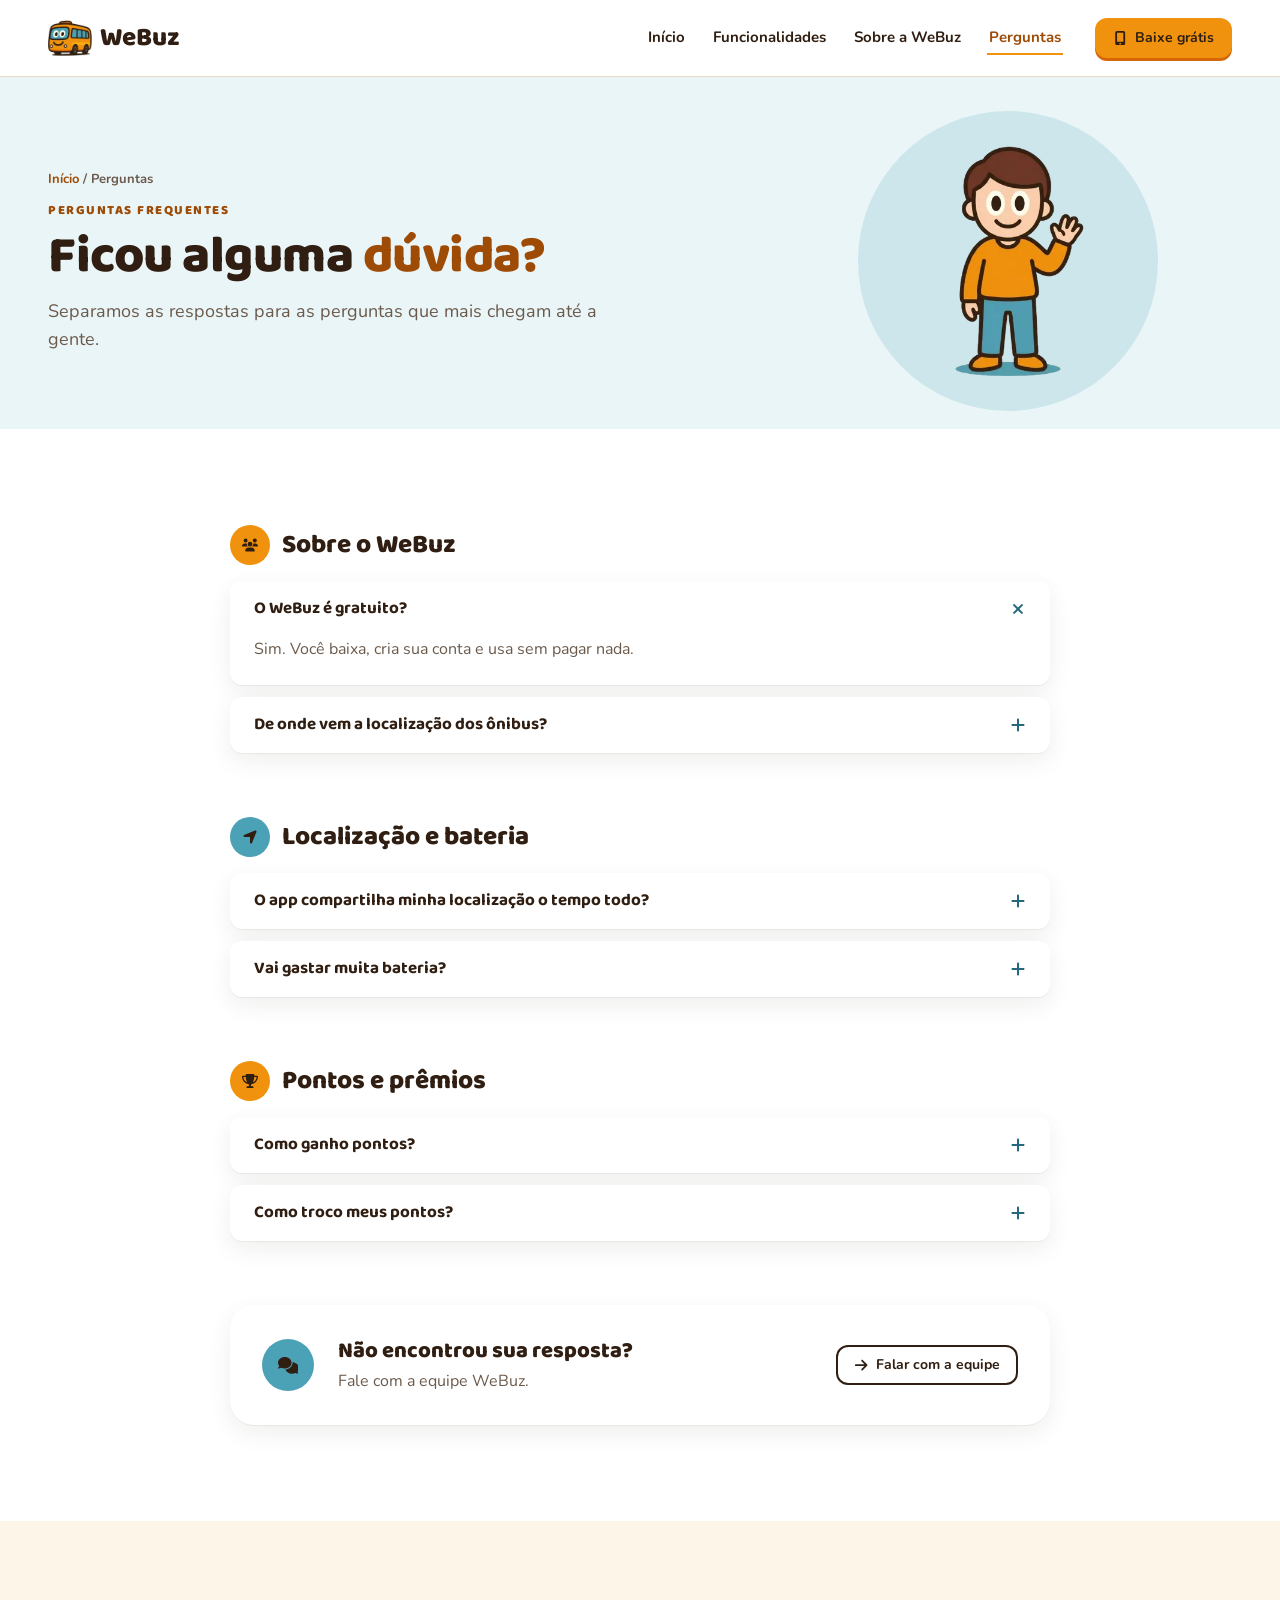
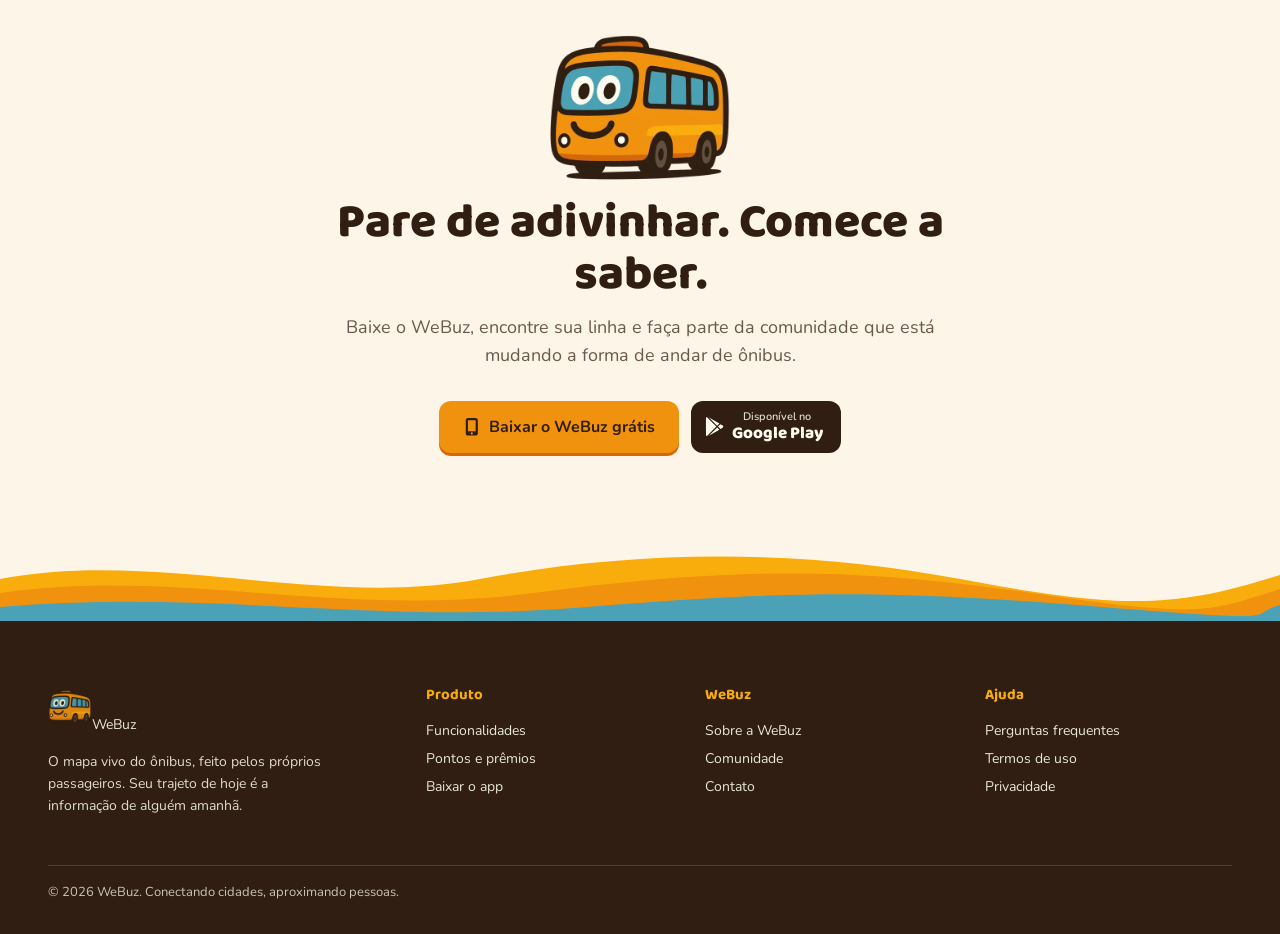
<file: perguntas.html>
<!doctype html>
<html lang="pt-BR">
<!-- Ícones: Font Awesome Free 6.7.2 by @fontawesome — https://fontawesome.com · License: https://fontawesome.com/license/free (Icons: CC BY 4.0) -->
<head>
<meta charset="utf-8">
<meta name="viewport" content="width=device-width, initial-scale=1">
<title>Perguntas frequentes — WeBuz</title>
<meta name="description" content="Respostas sobre o WeBuz: como funciona a localização, bateria, pontos e prêmios.">
<meta name="theme-color" content="#f1920e">
<meta property="og:title" content="Perguntas frequentes — WeBuz">
<meta property="og:description" content="Respostas sobre o WeBuz: como funciona a localização, bateria, pontos e prêmios.">
<meta property="og:image" content="https://jhonatasfelipe.github.io/webuz-site/assets/img/og.png">
<link rel="canonical" href="https://jhonatasfelipe.github.io/webuz-site/perguntas.html">
<meta property="og:url" content="https://jhonatasfelipe.github.io/webuz-site/perguntas.html">
<meta property="og:type" content="website">
<meta name="twitter:card" content="summary_large_image">
<link rel="apple-touch-icon" href="apple-touch-icon.png">
<link rel="icon" href="assets/img/favicon.png">
<link rel="preconnect" href="https://fonts.googleapis.com">
<link rel="preconnect" href="https://fonts.gstatic.com" crossorigin>
<link rel="stylesheet" href="https://fonts.googleapis.com/css2?family=Baloo+2:wght@700;800&family=Nunito:wght@400;500;600;700&display=swap">
<link rel="stylesheet" href="assets/css/site.css">
</head>
<body>
<a class="skip" href="#conteudo">Pular para o conteúdo</a>
<header class="wb-header"><a class="wb-brand" href="index.html"><img src="assets/img/webuz-onibus.webp" alt=""/>WeBuz</a><nav class="wb-nav" aria-label="Principal"><a href="index.html">Início</a><a href="funcionalidades.html">Funcionalidades</a><a href="sobre.html">Sobre a WeBuz</a><a href="perguntas.html" aria-current="page">Perguntas</a></nav><button type="button" class="wb-btn wb-btn-primary"><svg width="14.4" height="14.4" viewBox="0 0 384 512" fill="currentColor" aria-hidden="true"><path d="M16 64C16 28.7 44.7 0 80 0L304 0c35.3 0 64 28.7 64 64l0 384c0 35.3-28.7 64-64 64L80 512c-35.3 0-64-28.7-64-64L16 64zM224 448a32 32 0 1 0 -64 0 32 32 0 1 0 64 0zM304 64L80 64l0 320 224 0 0-320z"></path></svg>Baixe grátis</button></header><main id="conteudo"><section class="s-intro s-band-alt"><div class="s-in s-intro-grid"><div><p class="s-crumb"><a href="index.html">Início</a> / Perguntas</p><p class="s-eyebrow">Perguntas frequentes</p><h1>Ficou alguma <em>dúvida?</em></h1><p class="s-lead">Separamos as respostas para as perguntas que mais chegam até a gente.</p></div><div class="s-intro-art"><img loading="lazy" decoding="async" src="assets/img/webuz-avatar.webp" alt="" width="240" style="height:auto;display:block"/></div></div></section><section class="s-sec"><div class="s-faq-group"><h2><span class="wb-ib wb-ib-brand" style="width:40px;height:40px"><svg width="16" height="16" viewBox="0 0 640 512" fill="currentColor" aria-hidden="true"><path d="M144 0a80 80 0 1 1 0 160A80 80 0 1 1 144 0zM512 0a80 80 0 1 1 0 160A80 80 0 1 1 512 0zM0 298.7C0 239.8 47.8 192 106.7 192l42.7 0c15.9 0 31 3.5 44.6 9.7c-1.3 7.2-1.9 14.7-1.9 22.3c0 38.2 16.8 72.5 43.3 96c-.2 0-.4 0-.7 0L21.3 320C9.6 320 0 310.4 0 298.7zM405.3 320c-.2 0-.4 0-.7 0c26.6-23.5 43.3-57.8 43.3-96c0-7.6-.7-15-1.9-22.3c13.6-6.3 28.7-9.7 44.6-9.7l42.7 0C592.2 192 640 239.8 640 298.7c0 11.8-9.6 21.3-21.3 21.3l-213.3 0zM224 224a96 96 0 1 1 192 0 96 96 0 1 1 -192 0zM128 485.3C128 411.7 187.7 352 261.3 352l117.3 0C452.3 352 512 411.7 512 485.3c0 14.7-11.9 26.7-26.7 26.7l-330.7 0c-14.7 0-26.7-11.9-26.7-26.7z"></path></svg></span>Sobre o WeBuz</h2><div class="s-faq"><details class="wb-faq" open=""><summary><span>O WeBuz é gratuito?</span><svg width="16" height="16" viewBox="0 0 448 512" fill="currentColor" aria-hidden="true" class="wb-faq-icon"><path d="M256 80c0-17.7-14.3-32-32-32s-32 14.3-32 32l0 144L48 224c-17.7 0-32 14.3-32 32s14.3 32 32 32l144 0 0 144c0 17.7 14.3 32 32 32s32-14.3 32-32l0-144 144 0c17.7 0 32-14.3 32-32s-14.3-32-32-32l-144 0 0-144z"></path></svg></summary><div class="wb-faq-body"><p>Sim. Você baixa, cria sua conta e usa sem pagar nada.</p></div></details><details class="wb-faq"><summary><span>De onde vem a localização dos ônibus?</span><svg width="16" height="16" viewBox="0 0 448 512" fill="currentColor" aria-hidden="true" class="wb-faq-icon"><path d="M256 80c0-17.7-14.3-32-32-32s-32 14.3-32 32l0 144L48 224c-17.7 0-32 14.3-32 32s14.3 32 32 32l144 0 0 144c0 17.7 14.3 32 32 32s32-14.3 32-32l0-144 144 0c17.7 0 32-14.3 32-32s-14.3-32-32-32l-144 0 0-144z"></path></svg></summary><div class="wb-faq-body"><p>Dos próprios passageiros, que compartilham a posição enquanto estão a bordo. Por isso a sua participação faz diferença.</p></div></details></div></div><div class="s-faq-group"><h2><span class="wb-ib wb-ib-teal" style="width:40px;height:40px"><svg width="16" height="16" viewBox="0 0 448 512" fill="currentColor" aria-hidden="true"><path d="M429.6 92.1c4.9-11.9 2.1-25.6-7-34.7s-22.8-11.9-34.7-7l-352 144c-14.2 5.8-22.2 20.8-19.3 35.8s16.1 25.8 31.4 25.8l176 0 0 176c0 15.3 10.8 28.4 25.8 31.4s30-5.1 35.8-19.3l144-352z"></path></svg></span>Localização e bateria</h2><div class="s-faq"><details class="wb-faq"><summary><span>O app compartilha minha localização o tempo todo?</span><svg width="16" height="16" viewBox="0 0 448 512" fill="currentColor" aria-hidden="true" class="wb-faq-icon"><path d="M256 80c0-17.7-14.3-32-32-32s-32 14.3-32 32l0 144L48 224c-17.7 0-32 14.3-32 32s14.3 32 32 32l144 0 0 144c0 17.7 14.3 32 32 32s32-14.3 32-32l0-144 144 0c17.7 0 32-14.3 32-32s-14.3-32-32-32l-144 0 0-144z"></path></svg></summary><div class="wb-faq-body"><p>Não. A localização só é compartilhada quando você indica que embarcou, e você pode encerrar quando quiser.</p></div></details><details class="wb-faq"><summary><span>Vai gastar muita bateria?</span><svg width="16" height="16" viewBox="0 0 448 512" fill="currentColor" aria-hidden="true" class="wb-faq-icon"><path d="M256 80c0-17.7-14.3-32-32-32s-32 14.3-32 32l0 144L48 224c-17.7 0-32 14.3-32 32s14.3 32 32 32l144 0 0 144c0 17.7 14.3 32 32 32s32-14.3 32-32l0-144 144 0c17.7 0 32-14.3 32-32s-14.3-32-32-32l-144 0 0-144z"></path></svg></summary><div class="wb-faq-body"><p>O app foi feito para rodar em segundo plano de forma eficiente, e ajuda você a ajustar o celular para isso.</p></div></details></div></div><div class="s-faq-group"><h2><span class="wb-ib wb-ib-brand" style="width:40px;height:40px"><svg width="16" height="16" viewBox="0 0 576 512" fill="currentColor" aria-hidden="true"><path d="M400 0L176 0c-26.5 0-48.1 21.8-47.1 48.2c.2 5.3 .4 10.6 .7 15.8L24 64C10.7 64 0 74.7 0 88c0 92.6 33.5 157 78.5 200.7c44.3 43.1 98.3 64.8 138.1 75.8c23.4 6.5 39.4 26 39.4 45.6c0 20.9-17 37.9-37.9 37.9L192 448c-17.7 0-32 14.3-32 32s14.3 32 32 32l192 0c17.7 0 32-14.3 32-32s-14.3-32-32-32l-26.1 0C337 448 320 431 320 410.1c0-19.6 15.9-39.2 39.4-45.6c39.9-11 93.9-32.7 138.2-75.8C542.5 245 576 180.6 576 88c0-13.3-10.7-24-24-24L446.4 64c.3-5.2 .5-10.4 .7-15.8C448.1 21.8 426.5 0 400 0zM48.9 112l84.4 0c9.1 90.1 29.2 150.3 51.9 190.6c-24.9-11-50.8-26.5-73.2-48.3c-32-31.1-58-76-63-142.3zM464.1 254.3c-22.4 21.8-48.3 37.3-73.2 48.3c22.7-40.3 42.8-100.5 51.9-190.6l84.4 0c-5.1 66.3-31.1 111.2-63 142.3z"></path></svg></span>Pontos e prêmios</h2><div class="s-faq"><details class="wb-faq"><summary><span>Como ganho pontos?</span><svg width="16" height="16" viewBox="0 0 448 512" fill="currentColor" aria-hidden="true" class="wb-faq-icon"><path d="M256 80c0-17.7-14.3-32-32-32s-32 14.3-32 32l0 144L48 224c-17.7 0-32 14.3-32 32s14.3 32 32 32l144 0 0 144c0 17.7 14.3 32 32 32s32-14.3 32-32l0-144 144 0c17.7 0 32-14.3 32-32s-14.3-32-32-32l-144 0 0-144z"></path></svg></summary><div class="wb-faq-body"><p>Compartilhando sua localização durante a viagem, avaliando a viagem ao desembarcar, reportando e confirmando alertas e completando missões.</p></div></details><details class="wb-faq"><summary><span>Como troco meus pontos?</span><svg width="16" height="16" viewBox="0 0 448 512" fill="currentColor" aria-hidden="true" class="wb-faq-icon"><path d="M256 80c0-17.7-14.3-32-32-32s-32 14.3-32 32l0 144L48 224c-17.7 0-32 14.3-32 32s14.3 32 32 32l144 0 0 144c0 17.7 14.3 32 32 32s32-14.3 32-32l0-144 144 0c17.7 0 32-14.3 32-32s-14.3-32-32-32l-144 0 0-144z"></path></svg></summary><div class="wb-faq-body"><p>Na área de recompensas do app. Escolha o prêmio, confirme a troca e pronto.</p></div></details></div></div><div class="s-help" id="contato"><span class="wb-ib wb-ib-teal" style="width:52px;height:52px"><svg width="20.8" height="20.8" viewBox="0 0 640 512" fill="currentColor" aria-hidden="true"><path d="M208 352c114.9 0 208-78.8 208-176S322.9 0 208 0S0 78.8 0 176c0 38.6 14.7 74.3 39.6 103.4c-3.5 9.4-8.7 17.7-14.2 24.7c-4.8 6.2-9.7 11-13.3 14.3c-1.8 1.6-3.3 2.9-4.3 3.7c-.5 .4-.9 .7-1.1 .8l-.2 .2s0 0 0 0s0 0 0 0C1 327.2-1.4 334.4 .8 340.9S9.1 352 16 352c21.8 0 43.8-5.6 62.1-12.5c9.2-3.5 17.8-7.4 25.2-11.4C134.1 343.3 169.8 352 208 352zM448 176c0 112.3-99.1 196.9-216.5 207C255.8 457.4 336.4 512 432 512c38.2 0 73.9-8.7 104.7-23.9c7.5 4 16 7.9 25.2 11.4c18.3 6.9 40.3 12.5 62.1 12.5c6.9 0 13.1-4.5 15.2-11.1c2.1-6.6-.2-13.8-5.8-17.9c0 0 0 0 0 0s0 0 0 0l-.2-.2c-.2-.2-.6-.4-1.1-.8c-1-.8-2.5-2-4.3-3.7c-3.6-3.3-8.5-8.1-13.3-14.3c-5.5-7-10.7-15.4-14.2-24.7c24.9-29 39.6-64.7 39.6-103.4c0-92.8-84.9-168.9-192.6-175.5c.4 5.1 .6 10.3 .6 15.5z"></path></svg></span><div><h3>Não encontrou sua resposta?</h3><p>Fale com a equipe WeBuz.</p></div><button type="button" class="wb-btn wb-btn-secondary"><svg width="14.4" height="14.4" viewBox="0 0 448 512" fill="currentColor" aria-hidden="true"><path d="M438.6 278.6c12.5-12.5 12.5-32.8 0-45.3l-160-160c-12.5-12.5-32.8-12.5-45.3 0s-12.5 32.8 0 45.3L338.8 224 32 224c-17.7 0-32 14.3-32 32s14.3 32 32 32l306.7 0L233.4 393.4c-12.5 12.5-12.5 32.8 0 45.3s32.8 12.5 45.3 0l160-160z"></path></svg>Falar com a equipe</button></div></section><section class="s-sec s-band"><div class="s-in s-final"><img src="assets/img/webuz-onibus.webp" alt="" width="180" style="height:auto;display:block"/><h2 class="s-h2">Pare de adivinhar. Comece a saber.</h2><p class="s-lead">Baixe o WeBuz, encontre sua linha e faça parte da comunidade que está mudando a forma de andar de ônibus.</p><div class="wb-hero-cta"><button type="button" class="wb-btn wb-btn-primary wb-btn-lg"><svg width="17.6" height="17.6" viewBox="0 0 384 512" fill="currentColor" aria-hidden="true"><path d="M16 64C16 28.7 44.7 0 80 0L304 0c35.3 0 64 28.7 64 64l0 384c0 35.3-28.7 64-64 64L80 512c-35.3 0-64-28.7-64-64L16 64zM224 448a32 32 0 1 0 -64 0 32 32 0 1 0 64 0zM304 64L80 64l0 320 224 0 0-320z"></path></svg>Baixar o WeBuz grátis</button><a class="wb-store" href="#"><svg width="19.200000000000003" height="19.200000000000003" viewBox="0 0 512 512" fill="currentColor" aria-hidden="true"><path d="M325.3 234.3L104.6 13l280.8 161.2-60.1 60.1zM47 0C34 6.8 25.3 19.2 25.3 35.3v441.3c0 16.1 8.7 28.5 21.7 35.3l256.6-256L47 0zm425.2 225.6l-58.9-34.1-65.7 64.5 65.7 64.5 60.1-34.1c18-14.3 18-46.5-1.2-60.8zM104.6 499l280.8-161.2-60.1-60.1L104.6 499z"></path></svg><span><small>Disponível no</small><strong>Google Play</strong></span></a></div></div></section><svg class="wb-wave s-wave-band" viewBox="0 0 1440 72" preserveAspectRatio="none" aria-hidden="true"><path class="wb-wave-1" d="M0 30 C180 0 360 60 540 30 S900 0 1080 30 S1320 60 1440 26 V72 H0Z"></path><path class="wb-wave-2" d="M0 44 C200 18 380 70 600 44 S960 18 1160 44 S1360 62 1440 40 V72 H0Z"></path><path class="wb-wave-3" d="M0 58 C240 40 420 76 660 58 S1020 42 1240 58 S1400 66 1440 56 V72 H0Z"></path></svg></main><footer class="wb-footer"><div class="wb-footer-in"><div><a class="wb-brand" href="index.html"><img src="assets/img/webuz-onibus.webp" alt=""/>WeBuz</a><p>O mapa vivo do ônibus, feito pelos próprios passageiros. Seu trajeto de hoje é a informação de alguém amanhã.</p></div><div><h4>Produto</h4><a href="funcionalidades.html">Funcionalidades</a><a href="funcionalidades.html#pontos-e-premios">Pontos e prêmios</a><a href="#">Baixar o app</a></div><div><h4>WeBuz</h4><a href="sobre.html">Sobre a WeBuz</a><a href="sobre.html#comunidade">Comunidade</a><a href="perguntas.html#contato">Contato</a></div><div><h4>Ajuda</h4><a href="perguntas.html">Perguntas frequentes</a><a href="#">Termos de uso</a><a href="#">Privacidade</a></div></div><div class="wb-footer-base">© 2026 WeBuz. Conectando cidades, aproximando pessoas.</div></footer>
</body>
</html>
</file>
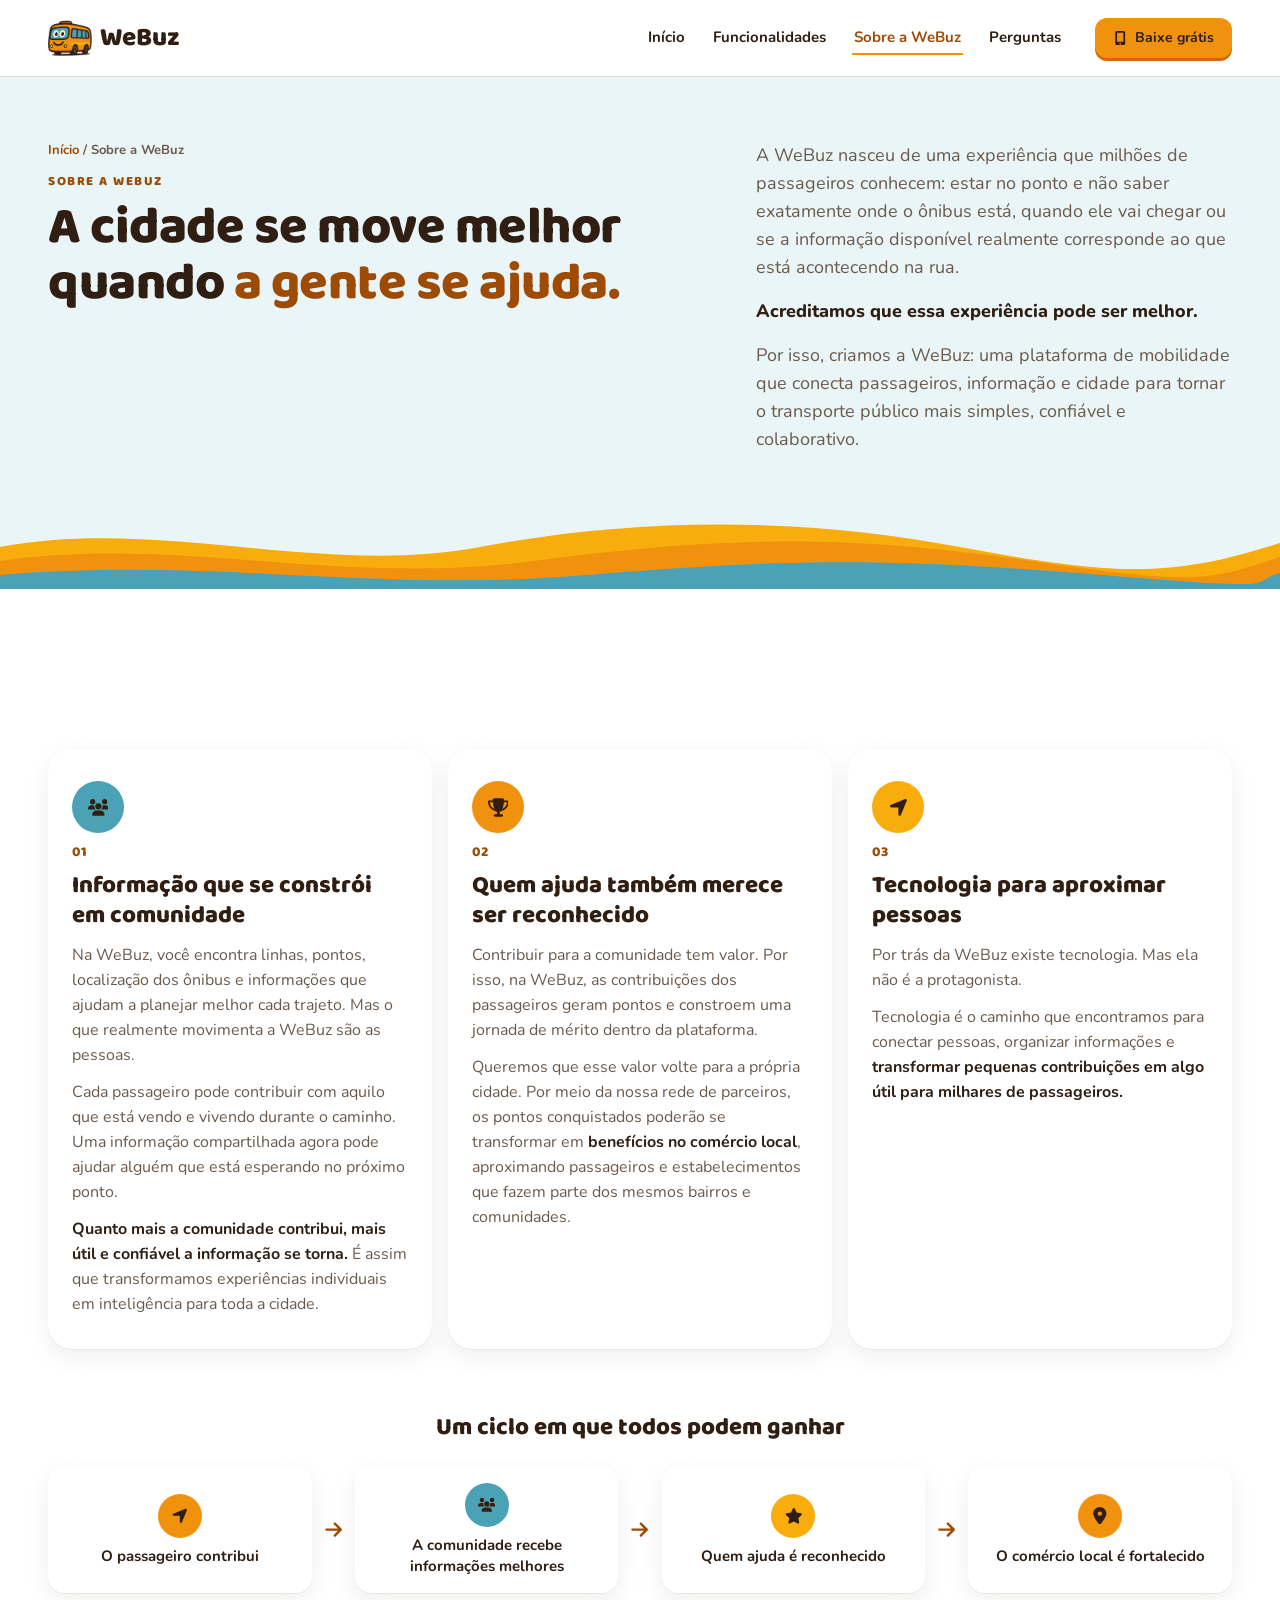
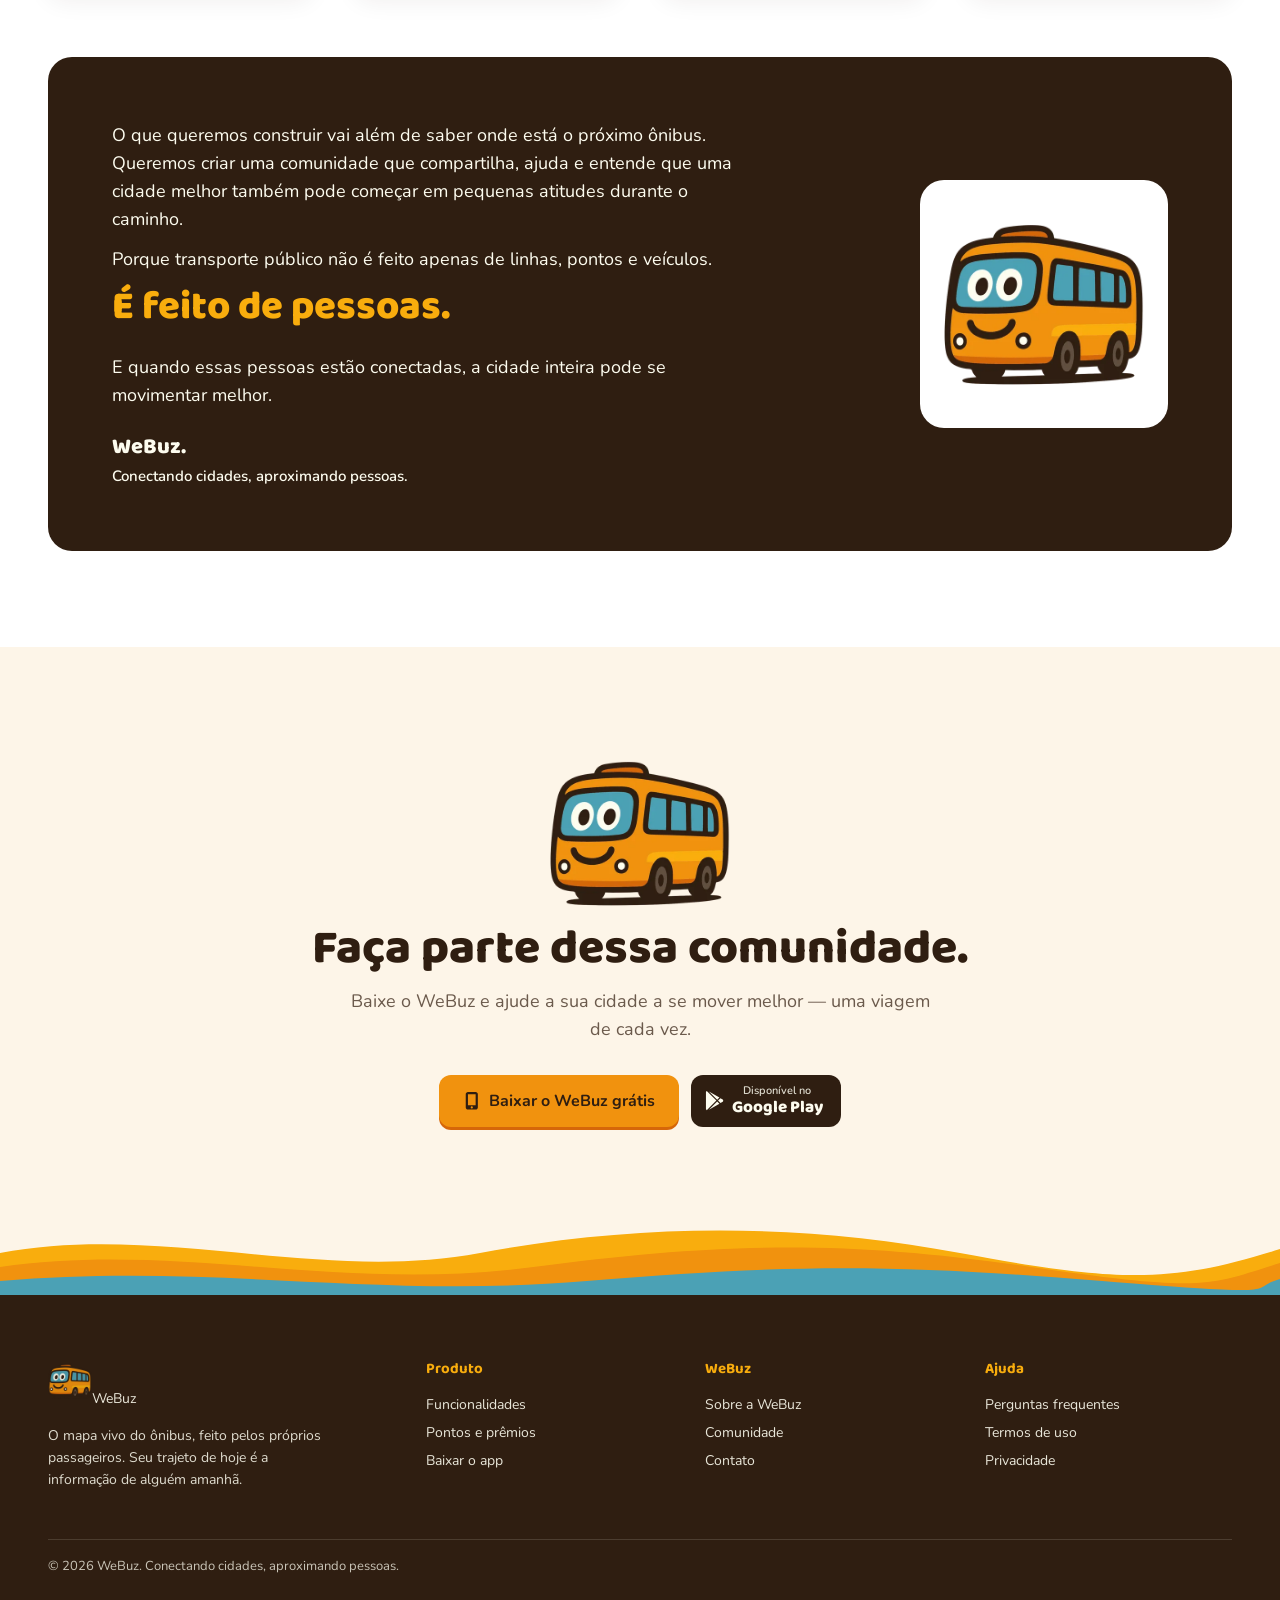
<file: sobre.html>
<!doctype html>
<html lang="pt-BR">
<!-- Ícones: Font Awesome Free 6.7.2 by @fontawesome — https://fontawesome.com · License: https://fontawesome.com/license/free (Icons: CC BY 4.0) -->
<head>
<meta charset="utf-8">
<meta name="viewport" content="width=device-width, initial-scale=1">
<title>Sobre a WeBuz — a cidade se move melhor quando a gente se ajuda</title>
<meta name="description" content="A WeBuz é uma plataforma de mobilidade que conecta passageiros, informação e cidade para tornar o transporte público mais simples, confiável e colaborativo.">
<meta name="theme-color" content="#f1920e">
<meta property="og:title" content="Sobre a WeBuz — a cidade se move melhor quando a gente se ajuda">
<meta property="og:description" content="A WeBuz é uma plataforma de mobilidade que conecta passageiros, informação e cidade para tornar o transporte público mais simples, confiável e colaborativo.">
<meta property="og:image" content="https://jhonatasfelipe.github.io/webuz-site/assets/img/og.png">
<link rel="canonical" href="https://jhonatasfelipe.github.io/webuz-site/sobre.html">
<meta property="og:url" content="https://jhonatasfelipe.github.io/webuz-site/sobre.html">
<meta property="og:type" content="website">
<meta name="twitter:card" content="summary_large_image">
<link rel="apple-touch-icon" href="apple-touch-icon.png">
<link rel="icon" href="assets/img/favicon.png">
<link rel="preconnect" href="https://fonts.googleapis.com">
<link rel="preconnect" href="https://fonts.gstatic.com" crossorigin>
<link rel="stylesheet" href="https://fonts.googleapis.com/css2?family=Baloo+2:wght@700;800&family=Nunito:wght@400;500;600;700&display=swap">
<link rel="stylesheet" href="assets/css/site.css">
</head>
<body>
<a class="skip" href="#conteudo">Pular para o conteúdo</a>
<header class="wb-header"><a class="wb-brand" href="index.html"><img src="assets/img/webuz-onibus.webp" alt=""/>WeBuz</a><nav class="wb-nav" aria-label="Principal"><a href="index.html">Início</a><a href="funcionalidades.html">Funcionalidades</a><a href="sobre.html" aria-current="page">Sobre a WeBuz</a><a href="perguntas.html">Perguntas</a></nav><button type="button" class="wb-btn wb-btn-primary"><svg width="14.4" height="14.4" viewBox="0 0 384 512" fill="currentColor" aria-hidden="true"><path d="M16 64C16 28.7 44.7 0 80 0L304 0c35.3 0 64 28.7 64 64l0 384c0 35.3-28.7 64-64 64L80 512c-35.3 0-64-28.7-64-64L16 64zM224 448a32 32 0 1 0 -64 0 32 32 0 1 0 64 0zM304 64L80 64l0 320 224 0 0-320z"></path></svg>Baixe grátis</button></header><main id="conteudo"><section class="s-intro s-band-alt"><div class="s-in s-about-hero"><div><p class="s-crumb"><a href="index.html">Início</a> / Sobre a WeBuz</p><p class="s-eyebrow">Sobre a WeBuz</p><h1 class="s-manifesto">A cidade se move melhor quando <em>a gente se ajuda.</em></h1></div><div class="s-about-intro"><p>A WeBuz nasceu de uma experiência que milhões de passageiros conhecem: estar no ponto e não saber exatamente onde o ônibus está, quando ele vai chegar ou se a informação disponível realmente corresponde ao que está acontecendo na rua.</p><p><strong>Acreditamos que essa experiência pode ser melhor.</strong></p><p>Por isso, criamos a WeBuz: uma plataforma de mobilidade que conecta passageiros, informação e cidade para tornar o transporte público mais simples, confiável e colaborativo.</p></div></div></section><svg class="wb-wave s-wave-band-alt" viewBox="0 0 1440 72" preserveAspectRatio="none" aria-hidden="true"><path class="wb-wave-1" d="M0 30 C180 0 360 60 540 30 S900 0 1080 30 S1320 60 1440 26 V72 H0Z"></path><path class="wb-wave-2" d="M0 44 C200 18 380 70 600 44 S960 18 1160 44 S1360 62 1440 40 V72 H0Z"></path><path class="wb-wave-3" d="M0 58 C240 40 420 76 660 58 S1020 42 1240 58 S1400 66 1440 56 V72 H0Z"></path></svg><section class="s-sec" id="comunidade"><div class="s-in"><div class="s-pillars"><article class="s-pillar"><span class="wb-ib wb-ib-teal" style="width:52px;height:52px"><svg width="20.8" height="20.8" viewBox="0 0 640 512" fill="currentColor" aria-hidden="true"><path d="M144 0a80 80 0 1 1 0 160A80 80 0 1 1 144 0zM512 0a80 80 0 1 1 0 160A80 80 0 1 1 512 0zM0 298.7C0 239.8 47.8 192 106.7 192l42.7 0c15.9 0 31 3.5 44.6 9.7c-1.3 7.2-1.9 14.7-1.9 22.3c0 38.2 16.8 72.5 43.3 96c-.2 0-.4 0-.7 0L21.3 320C9.6 320 0 310.4 0 298.7zM405.3 320c-.2 0-.4 0-.7 0c26.6-23.5 43.3-57.8 43.3-96c0-7.6-.7-15-1.9-22.3c13.6-6.3 28.7-9.7 44.6-9.7l42.7 0C592.2 192 640 239.8 640 298.7c0 11.8-9.6 21.3-21.3 21.3l-213.3 0zM224 224a96 96 0 1 1 192 0 96 96 0 1 1 -192 0zM128 485.3C128 411.7 187.7 352 261.3 352l117.3 0C452.3 352 512 411.7 512 485.3c0 14.7-11.9 26.7-26.7 26.7l-330.7 0c-14.7 0-26.7-11.9-26.7-26.7z"></path></svg></span><span class="s-pillar-n">01</span><h3>Informação que se constrói em comunidade</h3><p>Na WeBuz, você encontra linhas, pontos, localização dos ônibus e informações que ajudam a planejar melhor cada trajeto. Mas o que realmente movimenta a WeBuz são as pessoas.</p><p>Cada passageiro pode contribuir com aquilo que está vendo e vivendo durante o caminho. Uma informação compartilhada agora pode ajudar alguém que está esperando no próximo ponto.</p><p><strong>Quanto mais a comunidade contribui, mais útil e confiável a informação se torna.</strong> É assim que transformamos experiências individuais em inteligência para toda a cidade.</p></article><article class="s-pillar"><span class="wb-ib wb-ib-brand" style="width:52px;height:52px"><svg width="20.8" height="20.8" viewBox="0 0 576 512" fill="currentColor" aria-hidden="true"><path d="M400 0L176 0c-26.5 0-48.1 21.8-47.1 48.2c.2 5.3 .4 10.6 .7 15.8L24 64C10.7 64 0 74.7 0 88c0 92.6 33.5 157 78.5 200.7c44.3 43.1 98.3 64.8 138.1 75.8c23.4 6.5 39.4 26 39.4 45.6c0 20.9-17 37.9-37.9 37.9L192 448c-17.7 0-32 14.3-32 32s14.3 32 32 32l192 0c17.7 0 32-14.3 32-32s-14.3-32-32-32l-26.1 0C337 448 320 431 320 410.1c0-19.6 15.9-39.2 39.4-45.6c39.9-11 93.9-32.7 138.2-75.8C542.5 245 576 180.6 576 88c0-13.3-10.7-24-24-24L446.4 64c.3-5.2 .5-10.4 .7-15.8C448.1 21.8 426.5 0 400 0zM48.9 112l84.4 0c9.1 90.1 29.2 150.3 51.9 190.6c-24.9-11-50.8-26.5-73.2-48.3c-32-31.1-58-76-63-142.3zM464.1 254.3c-22.4 21.8-48.3 37.3-73.2 48.3c22.7-40.3 42.8-100.5 51.9-190.6l84.4 0c-5.1 66.3-31.1 111.2-63 142.3z"></path></svg></span><span class="s-pillar-n">02</span><h3>Quem ajuda também merece ser reconhecido</h3><p>Contribuir para a comunidade tem valor. Por isso, na WeBuz, as contribuições dos passageiros geram pontos e constroem uma jornada de mérito dentro da plataforma.</p><p>Queremos que esse valor volte para a própria cidade. Por meio da nossa rede de parceiros, os pontos conquistados poderão se transformar em <strong>benefícios no comércio local</strong>, aproximando passageiros e estabelecimentos que fazem parte dos mesmos bairros e comunidades.</p></article><article class="s-pillar"><span class="wb-ib wb-ib-sun" style="width:52px;height:52px"><svg width="20.8" height="20.8" viewBox="0 0 448 512" fill="currentColor" aria-hidden="true"><path d="M429.6 92.1c4.9-11.9 2.1-25.6-7-34.7s-22.8-11.9-34.7-7l-352 144c-14.2 5.8-22.2 20.8-19.3 35.8s16.1 25.8 31.4 25.8l176 0 0 176c0 15.3 10.8 28.4 25.8 31.4s30-5.1 35.8-19.3l144-352z"></path></svg></span><span class="s-pillar-n">03</span><h3>Tecnologia para aproximar pessoas</h3><p>Por trás da WeBuz existe tecnologia. Mas ela não é a protagonista.</p><p>Tecnologia é o caminho que encontramos para conectar pessoas, organizar informações e <strong>transformar pequenas contribuições em algo útil para milhares de passageiros.</strong></p></article></div><div class="s-cycle"><p class="s-cycle-title">Um ciclo em que todos podem ganhar</p><div class="s-cycle-row"><div class="s-cycle-item"><span class="wb-ib wb-ib-brand" style="width:44px;height:44px"><svg width="17.6" height="17.6" viewBox="0 0 448 512" fill="currentColor" aria-hidden="true"><path d="M429.6 92.1c4.9-11.9 2.1-25.6-7-34.7s-22.8-11.9-34.7-7l-352 144c-14.2 5.8-22.2 20.8-19.3 35.8s16.1 25.8 31.4 25.8l176 0 0 176c0 15.3 10.8 28.4 25.8 31.4s30-5.1 35.8-19.3l144-352z"></path></svg></span><span>O passageiro contribui</span></div><svg width="19.200000000000003" height="19.200000000000003" viewBox="0 0 448 512" fill="currentColor" aria-hidden="true" class="s-cycle-arrow"><path d="M438.6 278.6c12.5-12.5 12.5-32.8 0-45.3l-160-160c-12.5-12.5-32.8-12.5-45.3 0s-12.5 32.8 0 45.3L338.8 224 32 224c-17.7 0-32 14.3-32 32s14.3 32 32 32l306.7 0L233.4 393.4c-12.5 12.5-12.5 32.8 0 45.3s32.8 12.5 45.3 0l160-160z"></path></svg><div class="s-cycle-item"><span class="wb-ib wb-ib-teal" style="width:44px;height:44px"><svg width="17.6" height="17.6" viewBox="0 0 640 512" fill="currentColor" aria-hidden="true"><path d="M144 0a80 80 0 1 1 0 160A80 80 0 1 1 144 0zM512 0a80 80 0 1 1 0 160A80 80 0 1 1 512 0zM0 298.7C0 239.8 47.8 192 106.7 192l42.7 0c15.9 0 31 3.5 44.6 9.7c-1.3 7.2-1.9 14.7-1.9 22.3c0 38.2 16.8 72.5 43.3 96c-.2 0-.4 0-.7 0L21.3 320C9.6 320 0 310.4 0 298.7zM405.3 320c-.2 0-.4 0-.7 0c26.6-23.5 43.3-57.8 43.3-96c0-7.6-.7-15-1.9-22.3c13.6-6.3 28.7-9.7 44.6-9.7l42.7 0C592.2 192 640 239.8 640 298.7c0 11.8-9.6 21.3-21.3 21.3l-213.3 0zM224 224a96 96 0 1 1 192 0 96 96 0 1 1 -192 0zM128 485.3C128 411.7 187.7 352 261.3 352l117.3 0C452.3 352 512 411.7 512 485.3c0 14.7-11.9 26.7-26.7 26.7l-330.7 0c-14.7 0-26.7-11.9-26.7-26.7z"></path></svg></span><span>A comunidade recebe informações melhores</span></div><svg width="19.200000000000003" height="19.200000000000003" viewBox="0 0 448 512" fill="currentColor" aria-hidden="true" class="s-cycle-arrow"><path d="M438.6 278.6c12.5-12.5 12.5-32.8 0-45.3l-160-160c-12.5-12.5-32.8-12.5-45.3 0s-12.5 32.8 0 45.3L338.8 224 32 224c-17.7 0-32 14.3-32 32s14.3 32 32 32l306.7 0L233.4 393.4c-12.5 12.5-12.5 32.8 0 45.3s32.8 12.5 45.3 0l160-160z"></path></svg><div class="s-cycle-item"><span class="wb-ib wb-ib-sun" style="width:44px;height:44px"><svg width="17.6" height="17.6" viewBox="0 0 576 512" fill="currentColor" aria-hidden="true"><path d="M316.9 18C311.6 7 300.4 0 288.1 0s-23.4 7-28.8 18L195 150.3 51.4 171.5c-12 1.8-22 10.2-25.7 21.7s-.7 24.2 7.9 32.7L137.8 329 113.2 474.7c-2 12 3 24.2 12.9 31.3s23 8 33.8 2.3l128.3-68.5 128.3 68.5c10.8 5.7 23.9 4.9 33.8-2.3s14.9-19.3 12.9-31.3L438.5 329 542.7 225.9c8.6-8.5 11.7-21.2 7.9-32.7s-13.7-19.9-25.7-21.7L381.2 150.3 316.9 18z"></path></svg></span><span>Quem ajuda é reconhecido</span></div><svg width="19.200000000000003" height="19.200000000000003" viewBox="0 0 448 512" fill="currentColor" aria-hidden="true" class="s-cycle-arrow"><path d="M438.6 278.6c12.5-12.5 12.5-32.8 0-45.3l-160-160c-12.5-12.5-32.8-12.5-45.3 0s-12.5 32.8 0 45.3L338.8 224 32 224c-17.7 0-32 14.3-32 32s14.3 32 32 32l306.7 0L233.4 393.4c-12.5 12.5-12.5 32.8 0 45.3s32.8 12.5 45.3 0l160-160z"></path></svg><div class="s-cycle-item"><span class="wb-ib wb-ib-brand" style="width:44px;height:44px"><svg width="17.6" height="17.6" viewBox="0 0 384 512" fill="currentColor" aria-hidden="true"><path d="M215.7 499.2C267 435 384 279.4 384 192C384 86 298 0 192 0S0 86 0 192c0 87.4 117 243 168.3 307.2c12.3 15.3 35.1 15.3 47.4 0zM192 128a64 64 0 1 1 0 128 64 64 0 1 1 0-128z"></path></svg></span><span>O comércio local é fortalecido</span></div></div></div><div class="s-closing"><div><p>O que queremos construir vai além de saber onde está o próximo ônibus. Queremos criar uma comunidade que compartilha, ajuda e entende que uma cidade melhor também pode começar em pequenas atitudes durante o caminho.</p><p>Porque transporte público não é feito apenas de linhas, pontos e veículos.</p><p class="s-big">É feito de pessoas.</p><p>E quando essas pessoas estão conectadas, a cidade inteira pode se movimentar melhor.</p><p class="s-sign">WeBuz.<span>Conectando cidades, aproximando pessoas.</span></p></div><div class="s-closing-art"><img src="assets/img/webuz-onibus.webp" alt="" width="200" style="height:auto;display:block"/></div></div></div></section><section class="s-sec s-band"><div class="s-in s-final"><img src="assets/img/webuz-onibus.webp" alt="" width="180" style="height:auto;display:block"/><h2 class="s-h2">Faça parte dessa comunidade.</h2><p class="s-lead">Baixe o WeBuz e ajude a sua cidade a se mover melhor — uma viagem de cada vez.</p><div class="wb-hero-cta"><button type="button" class="wb-btn wb-btn-primary wb-btn-lg"><svg width="17.6" height="17.6" viewBox="0 0 384 512" fill="currentColor" aria-hidden="true"><path d="M16 64C16 28.7 44.7 0 80 0L304 0c35.3 0 64 28.7 64 64l0 384c0 35.3-28.7 64-64 64L80 512c-35.3 0-64-28.7-64-64L16 64zM224 448a32 32 0 1 0 -64 0 32 32 0 1 0 64 0zM304 64L80 64l0 320 224 0 0-320z"></path></svg>Baixar o WeBuz grátis</button><a class="wb-store" href="#"><svg width="19.200000000000003" height="19.200000000000003" viewBox="0 0 512 512" fill="currentColor" aria-hidden="true"><path d="M325.3 234.3L104.6 13l280.8 161.2-60.1 60.1zM47 0C34 6.8 25.3 19.2 25.3 35.3v441.3c0 16.1 8.7 28.5 21.7 35.3l256.6-256L47 0zm425.2 225.6l-58.9-34.1-65.7 64.5 65.7 64.5 60.1-34.1c18-14.3 18-46.5-1.2-60.8zM104.6 499l280.8-161.2-60.1-60.1L104.6 499z"></path></svg><span><small>Disponível no</small><strong>Google Play</strong></span></a></div></div></section><svg class="wb-wave s-wave-band" viewBox="0 0 1440 72" preserveAspectRatio="none" aria-hidden="true"><path class="wb-wave-1" d="M0 30 C180 0 360 60 540 30 S900 0 1080 30 S1320 60 1440 26 V72 H0Z"></path><path class="wb-wave-2" d="M0 44 C200 18 380 70 600 44 S960 18 1160 44 S1360 62 1440 40 V72 H0Z"></path><path class="wb-wave-3" d="M0 58 C240 40 420 76 660 58 S1020 42 1240 58 S1400 66 1440 56 V72 H0Z"></path></svg></main><footer class="wb-footer"><div class="wb-footer-in"><div><a class="wb-brand" href="index.html"><img src="assets/img/webuz-onibus.webp" alt=""/>WeBuz</a><p>O mapa vivo do ônibus, feito pelos próprios passageiros. Seu trajeto de hoje é a informação de alguém amanhã.</p></div><div><h4>Produto</h4><a href="funcionalidades.html">Funcionalidades</a><a href="funcionalidades.html#pontos-e-premios">Pontos e prêmios</a><a href="#">Baixar o app</a></div><div><h4>WeBuz</h4><a href="sobre.html">Sobre a WeBuz</a><a href="sobre.html#comunidade">Comunidade</a><a href="perguntas.html#contato">Contato</a></div><div><h4>Ajuda</h4><a href="perguntas.html">Perguntas frequentes</a><a href="#">Termos de uso</a><a href="#">Privacidade</a></div></div><div class="wb-footer-base">© 2026 WeBuz. Conectando cidades, aproximando pessoas.</div></footer>
</body>
</html>
</file>
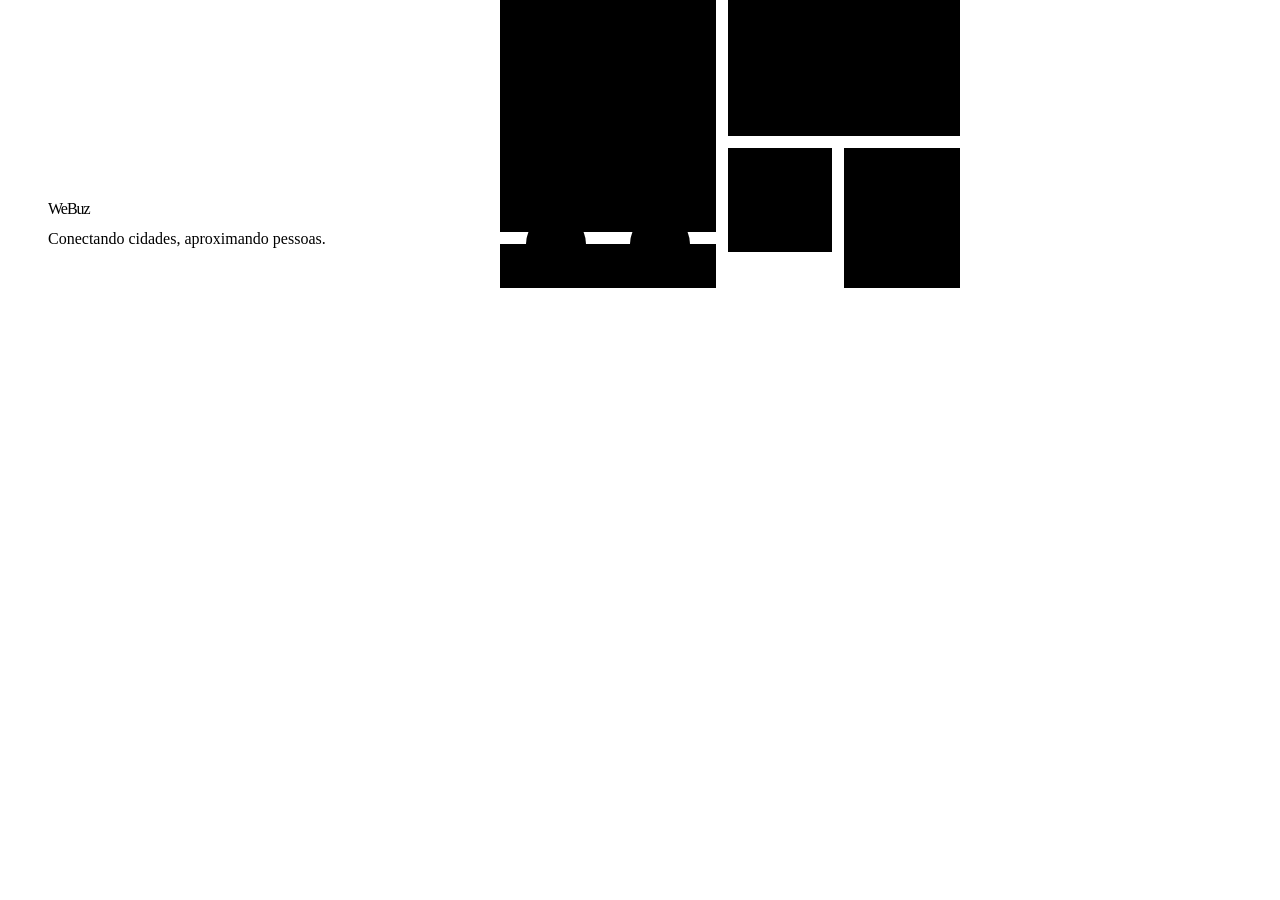
<file: docs/design/codigo/capa.html>
<!-- @dsCard height=288 -->
<!doctype html>
<html>
<head>
<meta charset="utf-8">
<style>
  html, body { margin: 0; background: var(--surface-100); }
  .cv { position: relative; width: 960px; height: 288px; overflow: hidden; background: var(--surface-100); }
  .cv svg { position: absolute; inset: 0; }
  .brand { fill: var(--brand); } .deep { fill: var(--brand-deep); } .sun { fill: var(--sun); }
  .teal { fill: var(--teal); } .tdeep { fill: var(--teal-deep); } .night { fill: var(--night); } .wheel { fill: var(--wheel); } .cream { fill: var(--cream); }
  .tile { rx: var(--radius-xl); }
  .pane { rx: var(--radius-md); }
  .cv-text { position: absolute; left: 48px; bottom: 40px; max-width: 440px; }
  .cv-name { font: 800 120px/.92 var(--font-display); color: var(--ink); margin: 0; letter-spacing: -1px; }
  .cv-tag { font: 600 14px/20px var(--font-body); color: var(--ink-muted); margin: 12px 0 0; }
</style>
</head>
<body>
<div class="cv">
  <svg width="960" height="288" viewBox="0 0 960 288" aria-hidden="true">
    <!--
      blocks: brand 216×256 slab (bleeds top), teal 256×160 (bleeds top/right), sun 104×104, wheel 140×164 (bleeds right/bottom), brand-deep 216×68 bumper (bleeds bottom) — radius-xl corners.
      arrangement: one tall orange slab with satellites, stacked like the bus body over its bumper; space-3 (12px) gaps, all right of x=500. Orange leads; teal is the one cool block, like the bus windows.
      pattern: literal motif — the bus's windows and wheels: three radius-md cream window panes on teal, two night wheel discs (radius-pill) with sun hubs on the bumper.
      steps/radii: space-3 12, space-5 24, space-7 48; radius-xl 24, radius-md 12, radius-pill discs r=30.
    -->
    <rect class="brand tile" x="500" y="-24" width="216" height="256" />
    <rect class="teal tile" x="728" y="-24" width="256" height="160" />
    <rect class="cream pane" x="752" y="24" width="52" height="88" />
    <rect class="cream pane" x="816" y="24" width="52" height="88" />
    <rect class="cream pane" x="880" y="24" width="52" height="88" />
    <rect class="sun tile" x="728" y="148" width="104" height="104" />
    <rect class="wheel tile" x="844" y="148" width="140" height="164" />
    <rect class="deep tile" x="500" y="244" width="216" height="68" />
    <circle class="night" cx="556" cy="244" r="30" />
    <circle class="sun" cx="556" cy="244" r="12" />
    <circle class="night" cx="660" cy="244" r="30" />
    <circle class="sun" cx="660" cy="244" r="12" />
  </svg>
  <div class="cv-text">
    <p class="cv-name">WeBuz</p>
    <p class="cv-tag">Conectando cidades, aproximando pessoas.</p>
  </div>
</div>
</body>
</html>
</file>
<file: assets/css/site.css>
:root{--surface-100:#ffffff;--surface-200:#ffffff;--surface-band:#fdf5e8;--surface-band-alt:#eaf5f7;--surface-300:#f1e7d3;--line:#e8dcc6;--ink:#2f1e11;--ink-muted:#6b5a4c;--brand:#f1920e;--brand-deep:#d66709;--brand-text:#9e4b06;--on-brand:#2f1e11;--sun:#f9ad0d;--teal:#4ba1b5;--teal-deep:#1b6a7a;--teal-text:#256a7c;--cream:#fdfcef;--night:#2f1e11;--wheel:#5c4d43;--focus:#256a7c;--danger:#b4321f;--shadow-card:0 1px 0 rgba(47,30,17,0.06),0 8px 24px rgba(47,30,17,0.07);--shadow-press:0 3px 0 #d66709;--shadow-phone:0 24px 48px rgba(47,30,17,0.18);--space-1:4px;--space-2:8px;--space-3:12px;--space-4:16px;--space-5:24px;--space-6:32px;--space-7:48px;--space-8:64px;--space-9:96px;--radius-sm:8px;--radius-md:12px;--radius-lg:16px;--radius-xl:24px;--radius-pill:999px;--font-display:"Baloo 2","Nunito",system-ui,sans-serif;--font-body:"Nunito",system-ui,-apple-system,"Segoe UI",sans-serif}html{scroll-behavior:smooth;-webkit-text-size-adjust:100%}body{line-height:1.5}img{max-width:100%;height:auto}.skip{position:absolute;left:-999px;top:8px;background:var(--night);color:var(--cream);padding:8px 16px;border-radius:var(--radius-md);z-index:10}.skip:focus{left:8px}@media (prefers-reduced-motion:reduce){html{scroll-behavior:auto}}html,body{background:var(--surface-100);color:var(--ink);font-family:var(--font-body);margin:0}*{box-sizing:border-box}.wb-btn{font:700 14px/20px var(--font-body);border:0;cursor:pointer;display:inline-flex;align-items:center;justify-content:center;gap:var(--space-2);border-radius:var(--radius-md);padding:10px 18px;transition:transform .15s,box-shadow .15s,background .15s;text-decoration:none}.wb-btn:focus-visible{outline:3px solid var(--focus);outline-offset:2px}.wb-btn-lg{font-size:16px;line-height:24px;padding:14px 24px}.wb-btn-block{width:100%}.wb-btn-primary{background:var(--brand);color:var(--on-brand);box-shadow:var(--shadow-press)}.wb-btn-primary:hover{background:var(--sun)}.wb-btn-primary:active{transform:translateY(3px);box-shadow:none}.wb-btn-secondary{background:var(--surface-200);color:var(--ink);box-shadow:inset 0 0 0 2px var(--ink)}.wb-btn-secondary:hover{background:var(--surface-300)}.wb-btn-ghost{background:transparent;color:var(--brand-text)}.wb-btn-ghost:hover{background:var(--surface-300)}.wb-btn:disabled{opacity:.45;cursor:not-allowed;transform:none;box-shadow:none}.wb-ib{display:inline-grid;place-items:center;border-radius:var(--radius-pill);flex:none;color:var(--on-brand)}.wb-ib-brand{background:var(--brand)}.wb-ib-teal{background:var(--teal)}.wb-ib-sun{background:var(--sun)}.wb-ib-soft{background:var(--surface-300);color:var(--ink)}.wb-ib-ring{box-shadow:0 0 0 4px var(--surface-200),0 0 0 6px var(--brand)}.wb-card{background:var(--surface-200);border-radius:var(--radius-lg);box-shadow:var(--shadow-card);padding:var(--space-4)}.wb-points{padding:var(--space-5)}.wb-points-label{font:700 16px/24px var(--font-body);color:var(--ink);margin:0}.wb-points-value{font:800 48px/52px var(--font-display);color:var(--brand-text);margin:var(--space-1) 0 0;letter-spacing:-.5px}.wb-points-hint{font:600 12px/16px var(--font-body);color:var(--ink-muted);margin:var(--space-2) 0 0}.wb-level{text-align:center}.wb-level-title{font:800 28px/34px var(--font-display);margin:0 0 var(--space-3);color:var(--ink)}.wb-bar{height:14px;border-radius:var(--radius-pill);background:var(--surface-300);overflow:hidden;display:flex}.wb-bar-done{background:var(--teal)}.wb-bar-now{background:var(--brand)}.wb-level-hint{font:700 13px/18px var(--font-body);color:var(--brand-text);margin:var(--space-2) 0 0}.wb-mission{display:flex;align-items:center;gap:var(--space-3);padding:var(--space-3) var(--space-4);border-radius:var(--radius-md);background:var(--surface-200);box-shadow:var(--shadow-card)}.wb-mission-title{flex:1;font:600 15px/22px var(--font-body);margin:0;color:var(--ink)}.wb-mission-pts{font:700 12px/16px var(--font-body);color:var(--brand-text)}.wb-check{width:28px;height:28px;border-radius:var(--radius-pill);display:grid;place-items:center;flex:none}.wb-check-done{background:var(--teal);color:var(--on-brand)}.wb-check-open{box-shadow:inset 0 0 0 2px var(--line)}.wb-reward{display:flex;flex-direction:column;align-items:center;text-align:center;gap:var(--space-2);padding:var(--space-5) var(--space-4) var(--space-4);width:100%}.wb-reward-title{font:700 16px/22px var(--font-body);margin:var(--space-2) 0 0;color:var(--ink)}.wb-reward-cost{font:600 12px/16px var(--font-body);color:var(--ink-muted);margin:0 0 var(--space-2)}.wb-reward-featured{background:var(--brand)}.wb-reward-featured .wb-reward-title,.wb-reward-featured .wb-reward-cost{color:var(--on-brand)}.wb-reward-featured .wb-btn-primary{background:var(--surface-200);color:var(--ink);box-shadow:0 3px 0 var(--brand-deep)}.wb-rank{display:flex;align-items:center;gap:var(--space-3);padding:var(--space-3) var(--space-4);border-bottom:1px solid var(--line);background:var(--surface-200)}.wb-rank:last-child{border-bottom:0}.wb-rank-pos{width:32px;height:32px;border-radius:var(--radius-pill);display:grid;place-items:center;font:800 15px/1 var(--font-display);flex:none;background:var(--wheel);color:var(--cream)}.wb-rank-pos-1{background:var(--sun);color:var(--on-brand)}.wb-rank-pos-2{background:var(--teal);color:var(--on-brand)}.wb-rank-pos-3{background:var(--brand);color:var(--on-brand)}.wb-rank-name{flex:1;font:700 14px/20px var(--font-body);color:var(--ink)}.wb-rank-pts{font:600 12px/16px var(--font-body);color:var(--ink-muted)}.wb-rank-me{background:var(--surface-300)}.wb-rank-me .wb-rank-name::after{content:" · você";color:var(--brand-text)}.wb-rank-list{border-radius:var(--radius-lg);overflow:hidden;box-shadow:var(--shadow-card)}.wb-tabs{display:inline-flex;gap:var(--space-1);padding:var(--space-1);background:var(--surface-300);border-radius:var(--radius-md)}.wb-tab{font:700 14px/20px var(--font-body);padding:8px 16px;border:0;border-radius:9px;background:transparent;color:var(--ink-muted);cursor:pointer}.wb-tab:focus-visible{outline:3px solid var(--focus);outline-offset:1px}.wb-tab[aria-selected="true"]{background:var(--brand);color:var(--on-brand)}.wb-store{display:inline-flex;align-items:center;gap:var(--space-2);padding:8px 18px 8px 14px;background:var(--night);color:var(--cream);border-radius:var(--radius-md);text-decoration:none}.wb-store:focus-visible{outline:3px solid var(--focus);outline-offset:2px}.wb-store small{display:block;font:600 11px/14px var(--font-body);opacity:.85}.wb-store strong{display:block;font:800 17px/20px var(--font-display)}.wb-step{display:flex;flex-direction:column;align-items:center;text-align:center;gap:var(--space-3);max-width:260px}.wb-step-n{font:800 13px/1 var(--font-display);color:var(--brand-text);letter-spacing:1px}.wb-step-title{font:700 20px/26px var(--font-display);margin:0;color:var(--ink)}.wb-step-text{font:400 16px/24px var(--font-body);margin:0;color:var(--ink-muted)}.wb-phone{width:280px;border-radius:40px;background:var(--night);padding:10px;box-shadow:var(--shadow-phone)}.wb-phone-screen{border-radius:31px;background:var(--surface-100);overflow:hidden;position:relative;padding:36px var(--space-4) var(--space-4)}.wb-phone-notch{position:absolute;top:10px;left:50%;transform:translateX(-50%);width:84px;height:20px;border-radius:var(--radius-pill);background:var(--night)}.wb-header{display:flex;align-items:center;gap:var(--space-6);padding:var(--space-4) var(--space-7);background:var(--surface-200);border-bottom:1px solid var(--line);position:sticky;top:0;z-index:50}@supports (backdrop-filter:blur(1px)) or (-webkit-backdrop-filter:blur(1px)){.wb-header{background:color-mix(in srgb,var(--surface-200) 82%,transparent);-webkit-backdrop-filter:saturate(160%) blur(12px);backdrop-filter:saturate(160%) blur(12px)}}@supports (animation-timeline:scroll()){.wb-header{animation:wb-header-glass linear both;animation-timeline:scroll(root);animation-range:0 120px}@keyframes wb-header-glass{from{background-color:var(--surface-200);box-shadow:none}to{background-color:color-mix(in srgb,var(--surface-200) 78%,transparent);box-shadow:0 6px 20px rgba(47,30,17,0.08)}}}html{scroll-padding-top:96px}.wb-brand{display:inline-flex;align-items:center;gap:var(--space-2);text-decoration:none;color:var(--ink);font:800 26px/1 var(--font-display)}.wb-brand img{width:44px;height:44px;object-fit:contain}.wb-nav{display:flex;gap:var(--space-5);margin-left:auto}.wb-nav a{font:700 15px/20px var(--font-body);color:var(--ink);text-decoration:none;padding:6px 2px;border-bottom:2px solid transparent}.wb-nav a:hover{border-bottom-color:var(--brand)}.wb-nav a:focus-visible{outline:3px solid var(--focus);outline-offset:2px;border-radius:4px}.wb-hero{display:grid;grid-template-columns:1.1fr .9fr;gap:var(--space-7);align-items:center;padding:var(--space-8) var(--space-7) var(--space-7);max-width:1200px;margin:0 auto}.wb-hero h1{font:800 56px/60px var(--font-display);letter-spacing:-.5px;margin:0;color:var(--ink)}.wb-hero h1 em{font-style:normal;color:var(--brand-text)}.wb-hero-copy p{font:400 18px/28px var(--font-body);color:var(--ink-muted);margin:var(--space-4) 0 var(--space-6);max-width:480px}.wb-hero-cta{display:flex;gap:var(--space-3);flex-wrap:wrap}.wb-hero-art{position:relative;display:grid;place-items:center;min-height:520px}.wb-hero-disc{position:absolute;width:440px;height:440px;border-radius:var(--radius-pill);background:var(--teal);opacity:.18}.wb-hero-art .wb-phone{position:relative;transform:rotate(4deg)}.wb-hero-bus{position:absolute;left:-20px;bottom:10px;width:170px}.wb-wave{display:block;width:100%;height:72px}.wb-wave-1{fill:var(--sun)}.wb-wave-2{fill:var(--brand)}.wb-wave-3{fill:var(--teal)}.wb-footer{background:var(--night);color:var(--cream);padding:var(--space-8) var(--space-7) var(--space-6)}.wb-footer-in{max-width:1200px;margin:0 auto;display:grid;grid-template-columns:1.4fr 1fr 1fr 1fr;gap:var(--space-6)}.wb-footer h4{font:700 15px/20px var(--font-display);margin:0 0 var(--space-3);color:var(--sun)}.wb-footer a{display:block;color:var(--cream);text-decoration:none;font:400 14px/28px var(--font-body);opacity:.9}.wb-footer a:hover{color:var(--sun)}.wb-footer p{font:400 14px/22px var(--font-body);margin:var(--space-3) 0 0;opacity:.85;max-width:280px}.wb-footer .wb-brand{color:var(--cream)}.wb-footer-base{max-width:1200px;margin:var(--space-7) auto 0;padding-top:var(--space-4);border-top:1px solid rgba(253,252,239,.18);font:400 13px/20px var(--font-body);opacity:.75}.wb-map{position:relative;border-radius:var(--radius-lg);overflow:hidden;background:var(--surface-300)}.wb-map>svg{display:block;width:100%;height:auto}.wb-map-land{fill:var(--surface-300)}.wb-map-park{fill:var(--teal);opacity:.22}.wb-map-street{stroke:var(--surface-200);stroke-width:12;fill:none}.wb-map-route{stroke:var(--teal);stroke-width:5;fill:none;stroke-linecap:round;stroke-linejoin:round}.wb-map-bus{fill:var(--brand);stroke:var(--night);stroke-width:2.5}.wb-map-glyph{fill:var(--night)}.wb-map-win{fill:var(--teal)}.wb-map-me{fill:var(--teal-text);stroke:var(--surface-200);stroke-width:3}.wb-map-me-halo{fill:var(--teal);opacity:.3}.wb-map-search{position:absolute;top:var(--space-3);left:var(--space-3);right:var(--space-3);display:flex;align-items:center;gap:var(--space-2);padding:8px 12px;background:var(--surface-200);color:var(--ink);border-radius:var(--radius-md);box-shadow:var(--shadow-card);font:700 13px/18px var(--font-body);z-index:1}.wb-map-eta{display:flex;align-items:center;gap:var(--space-3);padding:var(--space-3);background:var(--surface-200)}.wb-map-eta strong{display:block;font:800 15px/20px var(--font-display);color:var(--ink)}.wb-map-eta div>span{display:block;font:600 11px/16px var(--font-body);color:var(--ink-muted)}.wb-alert{display:flex;align-items:flex-start;gap:var(--space-3);padding:var(--space-3) var(--space-4)}.wb-alert-title{font:700 14px/20px var(--font-body);margin:0;color:var(--ink)}.wb-alert-meta{font:600 12px/16px var(--font-body);margin:0;color:var(--ink-muted)}.wb-alert-ok{display:inline-flex;align-items:center;gap:var(--space-1);margin-top:var(--space-1);font:700 12px/16px var(--font-body);color:var(--teal-text)}.wb-feature{padding:var(--space-5);display:flex;flex-direction:column;gap:var(--space-3)}.wb-feature-title{font:700 20px/26px var(--font-display);margin:var(--space-1) 0 0;color:var(--ink)}.wb-feature-text{font:400 16px/24px var(--font-body);margin:0;color:var(--ink-muted)}.wb-problem{display:flex;align-items:center;gap:var(--space-3);padding:var(--space-3) var(--space-4);background:var(--surface-200);border-radius:var(--radius-md);font:600 16px/24px var(--font-body);color:var(--ink);list-style:none}.wb-faq{background:var(--surface-200);border-radius:var(--radius-md);box-shadow:var(--shadow-card)}.wb-faq summary{list-style:none;cursor:pointer;display:flex;align-items:center;justify-content:space-between;gap:var(--space-4);padding:var(--space-4) var(--space-5);font:700 17px/24px var(--font-display);color:var(--ink);border-radius:var(--radius-md)}.wb-faq summary::-webkit-details-marker{display:none}.wb-faq summary:focus-visible{outline:3px solid var(--focus);outline-offset:2px}.wb-faq-icon{color:var(--teal-text);flex:none;transition:transform .2s}.wb-faq[open] .wb-faq-icon{transform:rotate(45deg)}.wb-faq-body{padding:0 var(--space-5) var(--space-5);font:400 16px/24px var(--font-body);color:var(--ink-muted)}.wb-faq-body p{margin:0}@media (prefers-reduced-motion:reduce){.wb-btn,.wb-faq-icon{transition:none}}.s-sec{padding:var(--space-9) var(--space-7)}.s-in{max-width:1200px;margin:0 auto}.s-band{background:var(--surface-band)}.s-band-alt{background:var(--surface-band-alt)}.s-eyebrow{font:800 13px/1 var(--font-display);letter-spacing:1.5px;color:var(--brand-text);text-transform:uppercase;margin:0 0 var(--space-3)}.s-h2{font:800 40px/44px var(--font-display);margin:0;color:var(--ink);max-width:720px}.s-lead{font:400 18px/28px var(--font-body);color:var(--ink-muted);margin:var(--space-3) 0 0;max-width:600px}.s-center{text-align:center}.s-center .s-h2,.s-center .s-lead{margin-left:auto;margin-right:auto}.s-split{display:grid;grid-template-columns:1fr 1fr;gap:var(--space-8);align-items:center}.s-split-rev{grid-template-columns:.9fr 1.1fr}.s-problems{display:grid;gap:var(--space-3);padding:0;margin:var(--space-6) 0 0}.s-bridge{margin:var(--space-7) auto 0;max-width:820px;text-align:center;font:700 24px/34px var(--font-display);color:var(--ink)}.s-bridge em{font-style:normal;color:var(--brand-text)}.s-solution-art{max-width:420px;margin:0 auto}.s-alerts{display:grid;gap:var(--space-3);margin-top:var(--space-4)}.s-loop{display:flex;gap:var(--space-3);align-items:center;margin-top:var(--space-6);font:700 15px/22px var(--font-body);color:var(--ink)}.s-steps{display:grid;grid-template-columns:repeat(5,1fr);gap:var(--space-5);margin-top:var(--space-7);counter-reset:st}.s-step{position:relative;background:var(--surface-200);border-radius:var(--radius-lg);box-shadow:var(--shadow-card);padding:var(--space-5) var(--space-4)}.s-step-n{width:36px;height:36px;border-radius:var(--radius-pill);background:var(--brand);color:var(--on-brand);display:grid;place-items:center;font:800 18px/1 var(--font-display);margin-bottom:var(--space-3)}.s-step h3{font:700 18px/24px var(--font-display);margin:0 0 var(--space-2);color:var(--ink)}.s-step p{font:400 15px/22px var(--font-body);margin:0;color:var(--ink-muted)}.s-features{display:grid;grid-template-columns:repeat(3,1fr);gap:var(--space-4);margin-top:var(--space-7)}.s-list{list-style:none;padding:0;margin:var(--space-5) 0 var(--space-5);display:grid;gap:var(--space-3)}.s-list li{display:flex;gap:var(--space-3);align-items:center;font:600 16px/24px var(--font-body);color:var(--ink)}.s-note{font:400 16px/24px var(--font-body);color:var(--ink-muted);margin:0 0 var(--space-6);max-width:520px}.s-mini{display:grid;gap:var(--space-2);margin-top:var(--space-3)}.s-mini-title{font:700 16px/22px var(--font-display);margin:var(--space-3) 0 0;color:var(--ink)}.s-community{background:var(--teal-deep);border-radius:var(--radius-xl);display:grid;grid-template-columns:auto 1fr;gap:var(--space-7);align-items:center;padding:var(--space-7) var(--space-8)}.s-community .s-eyebrow,.s-community .s-h2,.s-community .s-lead{color:var(--cream)}.s-community-art{background:var(--surface-200);border-radius:var(--radius-xl);padding:var(--space-4)}.s-quote{margin:var(--space-5) 0 0;padding:var(--space-4) var(--space-5);background:var(--night);color:var(--cream);border-radius:var(--radius-lg);font:800 24px/32px var(--font-display);display:inline-block}.s-quote span{color:var(--sun)}.s-wave-band{background:var(--surface-band)}.s-wave-band-alt{background:var(--surface-band-alt)}.s-about-hero{display:grid;grid-template-columns:1.15fr .85fr;gap:var(--space-8);align-items:start}.s-manifesto{font:800 52px/56px var(--font-display);letter-spacing:-.5px;margin:0;color:var(--ink)}.s-manifesto em{font-style:normal;color:var(--brand-text)}.s-about-intro p{font:400 18px/28px var(--font-body);color:var(--ink-muted);margin:0 0 var(--space-4)}.s-about-intro strong{color:var(--ink);font-weight:800}.s-pillars{display:grid;grid-template-columns:repeat(3,1fr);gap:var(--space-4);margin-top:var(--space-8)}.s-pillar{background:var(--surface-200);border-radius:var(--radius-xl);box-shadow:var(--shadow-card);padding:var(--space-6) var(--space-5);display:flex;flex-direction:column;gap:var(--space-3)}.s-pillar-n{font:800 14px/1 var(--font-display);color:var(--brand-text);letter-spacing:1px}.s-pillar h3{font:800 24px/30px var(--font-display);margin:0;color:var(--ink)}.s-pillar p{font:400 16px/25px var(--font-body);margin:0;color:var(--ink-muted)}.s-pillar p strong{color:var(--ink);font-weight:700}.s-cycle{margin-top:var(--space-8);text-align:center}.s-cycle-title{font:800 24px/30px var(--font-display);color:var(--ink);margin:0 0 var(--space-5)}.s-cycle-row{display:grid;grid-template-columns:1fr auto 1fr auto 1fr auto 1fr;align-items:stretch;gap:var(--space-3)}.s-cycle-item{display:flex;flex-direction:column;align-items:center;justify-content:center;gap:var(--space-2);background:var(--surface-200);border-radius:var(--radius-lg);padding:var(--space-4);box-shadow:var(--shadow-card)}.s-cycle-item span{font:700 15px/21px var(--font-body);color:var(--ink)}.s-cycle-arrow{color:var(--brand-text);align-self:center}.s-closing{margin-top:var(--space-8);background:var(--night);color:var(--cream);border-radius:var(--radius-xl);padding:var(--space-8);display:grid;grid-template-columns:1fr auto;gap:var(--space-7);align-items:center}.s-closing p{font:400 18px/28px var(--font-body);margin:0 0 var(--space-3);max-width:640px}.s-closing .s-big{font:800 40px/44px var(--font-display);color:var(--sun);margin:var(--space-2) 0 var(--space-5)}.s-closing .s-sign{font:800 22px/28px var(--font-display);margin:var(--space-5) 0 0}.s-sign span{display:block;font:600 15px/22px var(--font-body);margin-top:var(--space-1)}.s-closing-art{background:var(--surface-200);border-radius:var(--radius-xl);padding:var(--space-5)}.s-faq{display:grid;gap:var(--space-3);max-width:820px;margin:var(--space-7) auto 0;text-align:left}.s-final{text-align:center;display:grid;justify-items:center}.s-final .s-h2{font-size:48px;line-height:52px}.s-final .wb-hero-cta{justify-content:center;margin-top:var(--space-6)}.wb-nav a[aria-current="page"]{border-bottom-color:var(--brand);color:var(--brand-text)}.s-intro{padding:var(--space-8) var(--space-7) var(--space-7);background:var(--surface-band)}.s-intro.s-band-alt{background:var(--surface-band-alt)}.s-intro-grid{display:grid;grid-template-columns:1.2fr .8fr;gap:var(--space-8);align-items:center}.s-intro h1{font:800 52px/56px var(--font-display);letter-spacing:-.5px;margin:0;color:var(--ink);max-width:720px}.s-intro h1 em{font-style:normal;color:var(--brand-text)}.s-intro-art{display:grid;place-items:center;position:relative}.s-intro-art::before{content:"";position:absolute;width:300px;height:300px;border-radius:var(--radius-pill);background:var(--teal);opacity:.18}.s-intro-art>*{position:relative}.s-crumb{font:700 13px/18px var(--font-body);color:var(--ink-muted);margin:0 0 var(--space-4)}.s-crumb a{color:var(--brand-text);text-decoration:none}.s-row{display:grid;grid-template-columns:1fr 1fr;gap:var(--space-8);align-items:center}.s-row + .s-row{margin-top:var(--space-9)}.s-row-rev>:first-child{order:2}.s-row h3{font:800 32px/38px var(--font-display);margin:var(--space-3) 0 0;color:var(--ink)}.s-row p{font:400 18px/28px var(--font-body);color:var(--ink-muted);margin:var(--space-3) 0 0;max-width:520px}.s-row-art{max-width:400px;width:100%;margin:0 auto;display:grid;gap:var(--space-3)}.s-route{display:grid;gap:var(--space-2)}.s-route-step{display:flex;align-items:center;gap:var(--space-3);background:var(--surface-200);border-radius:var(--radius-md);box-shadow:var(--shadow-card);padding:var(--space-3) var(--space-4);font:600 15px/22px var(--font-body);color:var(--ink)}.s-route-step small{display:block;font:600 12px/16px var(--font-body);color:var(--ink-muted)}.s-more{display:flex;justify-content:center;margin-top:var(--space-6)}.s-faq-group{max-width:820px;margin:0 auto}.s-faq-group + .s-faq-group{margin-top:var(--space-8)}.s-faq-group h2{font:800 26px/32px var(--font-display);color:var(--ink);margin:0;display:flex;align-items:center;gap:var(--space-3)}.s-faq-group .s-faq{margin-top:var(--space-4)}.s-help{max-width:820px;margin:var(--space-8) auto 0;background:var(--surface-200);border-radius:var(--radius-xl);box-shadow:var(--shadow-card);padding:var(--space-6);display:grid;grid-template-columns:auto 1fr auto;gap:var(--space-5);align-items:center}.s-help h3{font:800 22px/28px var(--font-display);margin:0;color:var(--ink)}.s-help p{font:400 16px/24px var(--font-body);margin:var(--space-1) 0 0;color:var(--ink-muted)}@media (max-width:1024px){.s-steps{grid-template-columns:repeat(3,1fr)}.s-features{grid-template-columns:repeat(2,1fr)}.wb-footer-in{grid-template-columns:1fr 1fr}}@media (max-width:900px){.wb-header{flex-wrap:wrap;gap:var(--space-3);padding:var(--space-3) var(--space-5)}.wb-header>.wb-btn{margin-left:auto;padding:8px 14px}.wb-nav{order:3;width:100%;margin:0;gap:var(--space-4);overflow-x:auto;scrollbar-width:none;padding-bottom:2px}.wb-nav::-webkit-scrollbar{display:none}.wb-nav a{white-space:nowrap;font-size:14px}html{scroll-padding-top:116px}.wb-hero{grid-template-columns:1fr;gap:var(--space-6);padding:var(--space-7) var(--space-5) var(--space-6)}.wb-hero h1,.s-intro h1,.s-manifesto{font-size:38px;line-height:42px}.wb-hero-art{min-height:0;padding:var(--space-4) 0}.wb-hero-disc{width:320px;height:320px}.wb-hero-art .wb-phone{transform:none}.wb-hero-bus{width:110px;left:0;bottom:0}.s-sec{padding:var(--space-8) var(--space-5)}.s-intro{padding:var(--space-6) var(--space-5)}.s-split,.s-split-rev,.s-row,.s-about-hero,.s-intro-grid,.s-community,.s-closing{grid-template-columns:1fr;gap:var(--space-6)}.s-row-rev>:first-child{order:0}.s-row + .s-row{margin-top:var(--space-8)}.s-row h3{font-size:26px;line-height:32px}.s-intro-art::before{width:220px;height:220px}.s-intro-art img{width:180px}.s-h2{font-size:32px;line-height:36px}.s-final .s-h2{font-size:34px;line-height:38px}.s-bridge{font-size:20px;line-height:28px}.s-pillars{grid-template-columns:1fr}.s-cycle-row{grid-template-columns:1fr}.s-cycle-arrow{transform:rotate(90deg);justify-self:center}.s-community,.s-closing{padding:var(--space-6) var(--space-5)}.s-community-art,.s-closing-art{justify-self:center}.s-community-art img,.s-closing-art img{width:150px}.s-quote{font-size:20px;line-height:28px}.s-closing .s-big{font-size:32px;line-height:36px}.s-help{grid-template-columns:1fr;text-align:left}.s-split-rev>div:last-child img{width:220px}.s-head{flex-direction:column;align-items:start}}@media (max-width:600px){.s-steps,.s-features{grid-template-columns:1fr}.wb-footer-in{grid-template-columns:1fr}.wb-footer{padding:var(--space-7) var(--space-5) var(--space-5)}.wb-hero-cta>*{flex:1 1 100%}.wb-hero-disc{width:260px;height:260px}.wb-brand{font-size:22px}.wb-brand img{width:36px;height:36px}.wb-phone{width:260px}}
</file>
